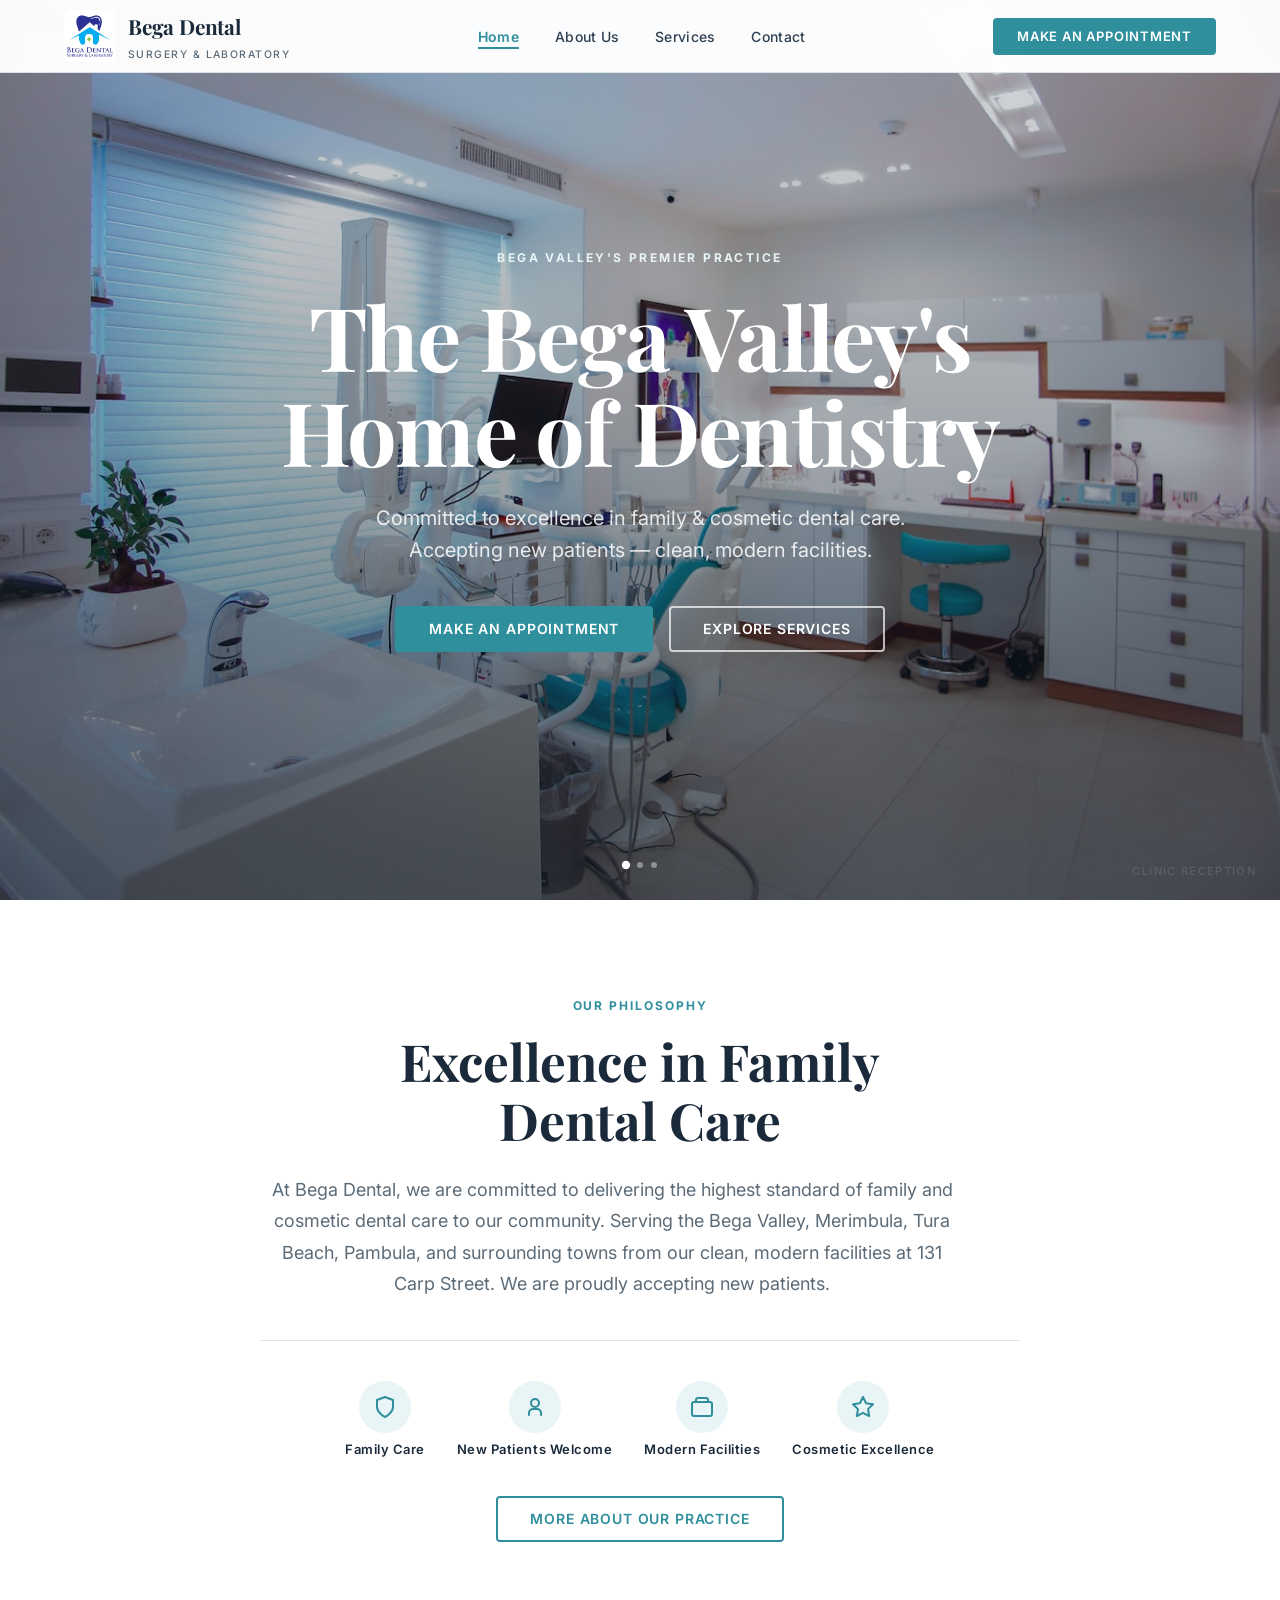
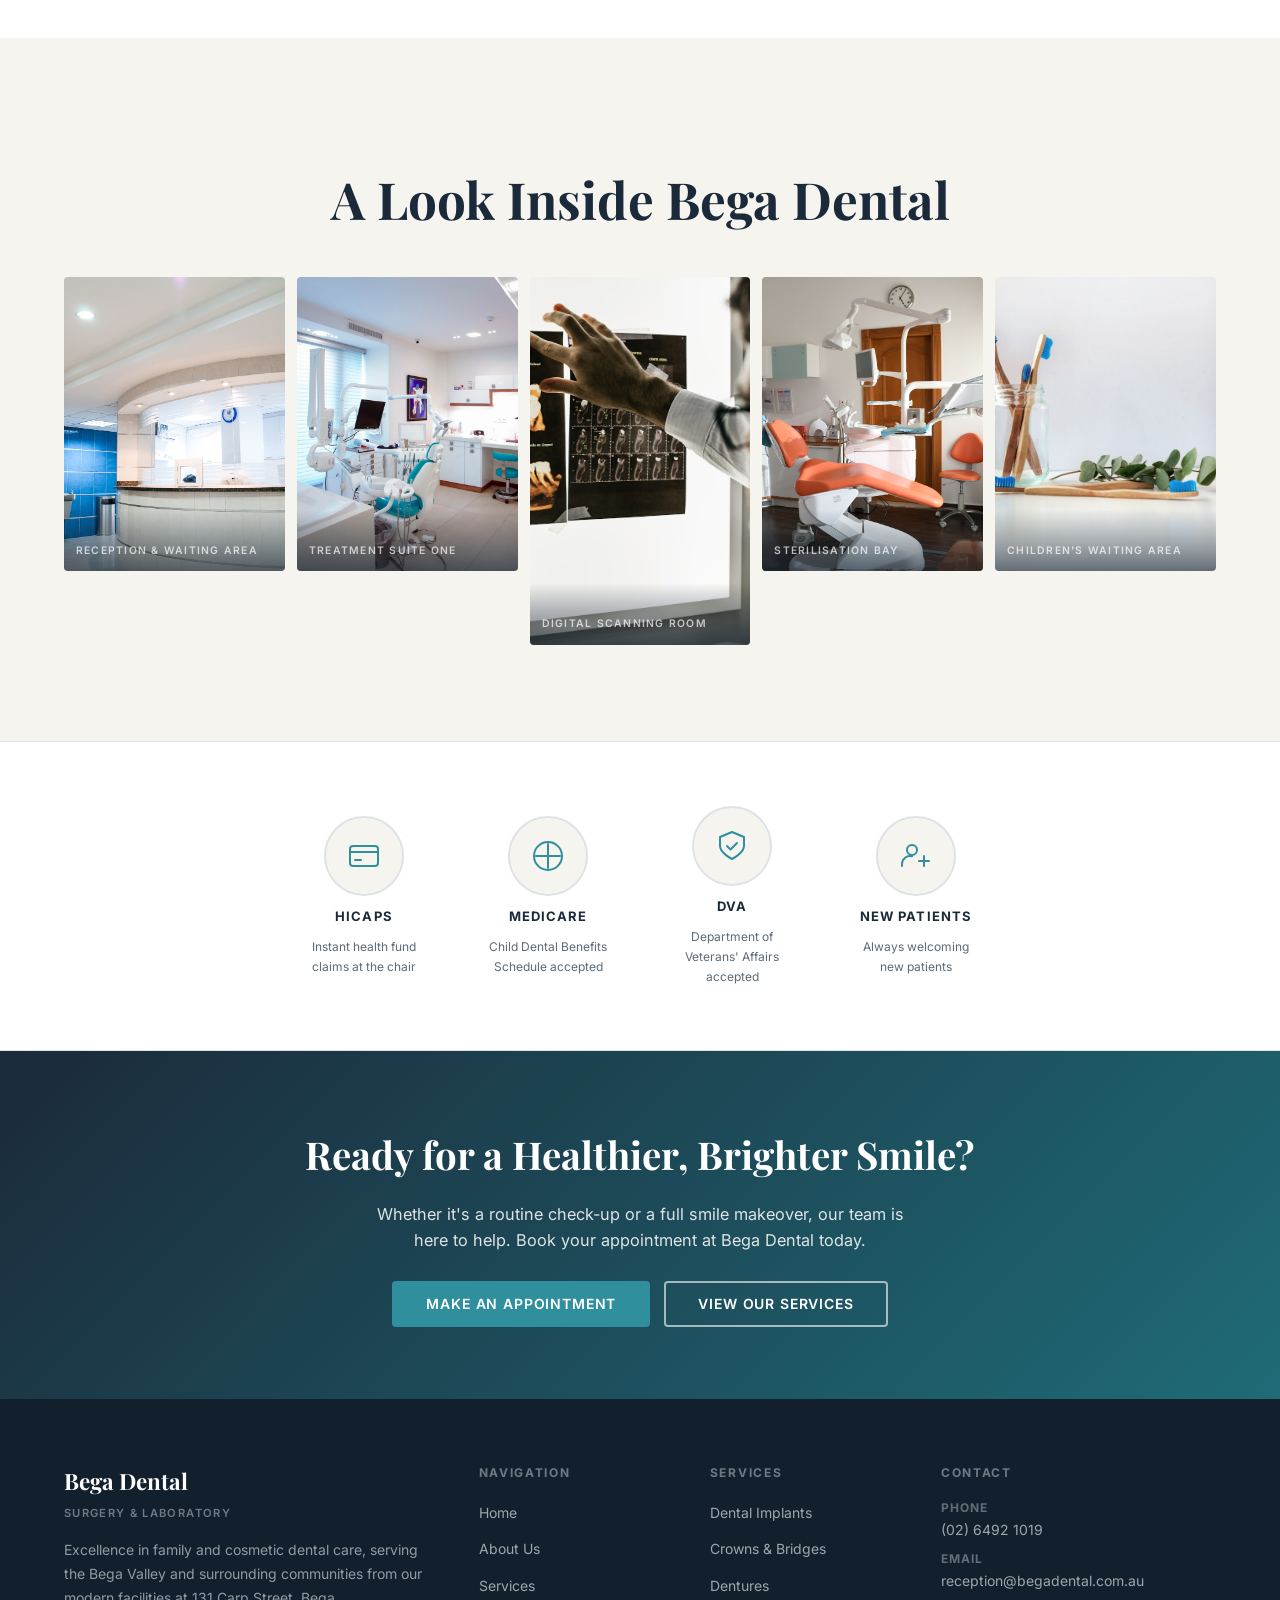
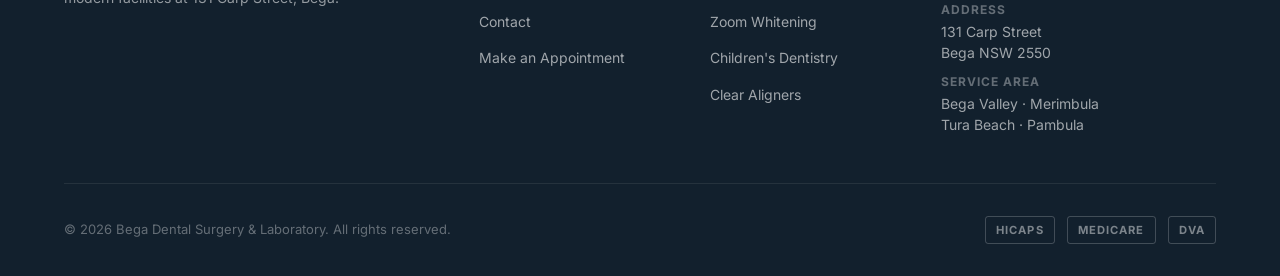
<file: index.html>
<!DOCTYPE html>
<html lang="en">
<head>
  <meta charset="UTF-8">
  <meta name="viewport" content="width=device-width, initial-scale=1.0">
  <title>Bega Dental — Excellence in Family Dental Care</title>
  <meta name="description" content="Bega Dental provides excellence in family and cosmetic dental care in Bega Valley, Merimbula, Tura Beach, and Pambula. Call (02) 6492 1019.">
  <link rel="preconnect" href="https://fonts.googleapis.com">
  <link rel="preconnect" href="https://fonts.gstatic.com" crossorigin>
  <link href="https://fonts.googleapis.com/css2?family=Playfair+Display:wght@400;700&family=Inter:wght@400;500;600;700&display=swap" rel="stylesheet">
  <link rel="stylesheet" href="styles.css">
</head>
<body>

  <a class="skip-link" href="#main">Skip to main content</a>

  <!-- ========================================================
       NAV
       ======================================================== -->
  <nav id="site-nav" aria-label="Main navigation">
    <div class="container">
      <div class="nav-inner">
        <a href="index.html" class="nav-logo" aria-label="Bega Dental — home">
          <img class="nav-logo-img" src="images/logo.jpg" alt="Bega Dental Surgery &amp; Laboratory logo" width="52" height="52">
          <span class="nav-logo-text">
            <span class="nav-logo-name">Bega Dental</span>
            <span class="nav-logo-sub">Surgery &amp; Laboratory</span>
          </span>
        </a>

        <ul class="nav-links" role="list">
          <li><a href="index.html" aria-current="page">Home</a></li>
          <li><a href="about.html">About Us</a></li>
          <li><a href="services.html">Services</a></li>
          <li><a href="contact.html">Contact</a></li>
        </ul>

        <a href="contact.html" class="btn btn-primary nav-cta">Make an Appointment</a>

        <button
          class="nav-hamburger"
          aria-label="Toggle navigation menu"
          aria-expanded="false"
          aria-controls="mobile-menu"
        >
          <span></span>
          <span></span>
          <span></span>
        </button>
      </div>

      <div class="nav-mobile" id="mobile-menu" role="navigation" aria-label="Mobile navigation">
        <a href="index.html" aria-current="page">Home</a>
        <a href="about.html">About Us</a>
        <a href="services.html">Services</a>
        <a href="contact.html">Contact</a>
        <a href="contact.html" class="btn btn-primary" style="margin-top:8px;text-align:center;">Make an Appointment</a>
      </div>
    </div>
  </nav>

  <main id="main">

    <!-- ========================================================
         HERO
         ======================================================== -->
    <section id="hero" aria-label="Hero banner">

      <div class="hero-slides" role="region" aria-label="Hero image carousel">

        <div class="hero-slide active" aria-hidden="false">
          <div class="hero-img" aria-label="Bega Dental clinic reception area">
            <div class="hero-img-caption">Clinic reception</div>
          </div>
        </div>

        <div class="hero-slide" aria-hidden="true">
          <div class="hero-img" aria-label="Bega Dental treatment room">
            <div class="hero-img-caption">Treatment room</div>
          </div>
        </div>

        <div class="hero-slide" aria-hidden="true">
          <div class="hero-img" aria-label="Bega Dental dental suite">
            <div class="hero-img-caption">Dental suite</div>
          </div>
        </div>

      </div>

      <div class="hero-overlay" aria-hidden="true"></div>

      <div class="hero-content">
        <p class="hero-eyebrow">Bega Valley's Premier Practice</p>
        <h1 class="hero-title">The Bega Valley's<br>Home of Dentistry</h1>
        <p class="hero-subtitle">
          Committed to excellence in family &amp; cosmetic dental care.<br>
          Accepting new patients — clean, modern facilities.
        </p>
        <div class="hero-ctas">
          <a href="contact.html" class="btn btn-primary">Make an Appointment</a>
          <a href="services.html" class="btn btn-secondary">Explore Services</a>
        </div>
      </div>

      <div class="hero-indicators" role="tablist" aria-label="Hero slide indicators">
        <button class="hero-dot active" role="tab" aria-selected="true"  aria-label="Slide 1"></button>
        <button class="hero-dot"        role="tab" aria-selected="false" aria-label="Slide 2"></button>
        <button class="hero-dot"        role="tab" aria-selected="false" aria-label="Slide 3"></button>
      </div>

    </section>

    <!-- ========================================================
         ABOUT / MISSION BEAT  (stays on Home)
         ======================================================== -->
    <section id="mission" aria-labelledby="mission-title">
      <div class="container">
        <div class="mission-inner">
          <p class="section-label reveal">Our Philosophy</p>
          <h2 class="section-title reveal" id="mission-title">
            Excellence in Family<br>Dental Care
          </h2>
          <p class="section-body reveal">
            At Bega Dental, we are committed to delivering the highest standard of
            family and cosmetic dental care to our community. Serving the Bega Valley,
            Merimbula, Tura Beach, Pambula, and surrounding towns from our clean,
            modern facilities at 131 Carp Street. We are proudly accepting new patients.
          </p>

          <div class="mission-badges reveal">

            <div class="mission-badge">
              <div class="mission-badge-icon" aria-hidden="true">
                <svg viewBox="0 0 24 24" fill="none" stroke-width="2" stroke-linecap="round" stroke-linejoin="round">
                  <path d="M12 22s8-4 8-10V5l-8-3-8 3v7c0 6 8 10 8 10z"/>
                </svg>
              </div>
              <span class="mission-badge-label">Family Care</span>
            </div>

            <div class="mission-badge">
              <div class="mission-badge-icon" aria-hidden="true">
                <svg viewBox="0 0 24 24" fill="none" stroke-width="2" stroke-linecap="round" stroke-linejoin="round">
                  <circle cx="12" cy="8" r="4"/>
                  <path d="M6 20v-2a4 4 0 0 1 4-4h4a4 4 0 0 1 4 4v2"/>
                </svg>
              </div>
              <span class="mission-badge-label">New Patients Welcome</span>
            </div>

            <div class="mission-badge">
              <div class="mission-badge-icon" aria-hidden="true">
                <svg viewBox="0 0 24 24" fill="none" stroke-width="2" stroke-linecap="round" stroke-linejoin="round">
                  <rect x="2" y="7" width="20" height="14" rx="2" ry="2"/>
                  <path d="M16 3H8a2 2 0 0 0-2 2v2h12V5a2 2 0 0 0-2-2z"/>
                </svg>
              </div>
              <span class="mission-badge-label">Modern Facilities</span>
            </div>

            <div class="mission-badge">
              <div class="mission-badge-icon" aria-hidden="true">
                <svg viewBox="0 0 24 24" fill="none" stroke-width="2" stroke-linecap="round" stroke-linejoin="round">
                  <path d="M12 2l3.09 6.26L22 9.27l-5 4.87 1.18 6.88L12 17.77l-6.18 3.25L7 14.14 2 9.27l6.91-1.01L12 2z"/>
                </svg>
              </div>
              <span class="mission-badge-label">Cosmetic Excellence</span>
            </div>

          </div>

          <div class="reveal" style="margin-top:36px;">
            <a href="about.html" class="btn btn-outline">More About Our Practice</a>
          </div>
        </div>
      </div>
    </section>

    <!-- ========================================================
         GALLERY STRIP — Our Practice (stays on Home)
         ======================================================== -->
    <section id="gallery" aria-labelledby="gallery-title">
      <div class="container">

        <header class="gallery-header">
          <p class="section-label reveal">Our Practice</p>
          <h2 class="section-title reveal" id="gallery-title">A Look Inside Bega Dental</h2>
        </header>

        <div class="gallery-strip reveal">

          <div class="gallery-tile">
            <div class="gallery-tile-bg" aria-hidden="true"></div>
            <div class="gallery-tile-caption">Reception &amp; waiting area</div>
          </div>

          <div class="gallery-tile">
            <div class="gallery-tile-bg" aria-hidden="true"></div>
            <div class="gallery-tile-caption">Treatment suite one</div>
          </div>

          <div class="gallery-tile">
            <div class="gallery-tile-bg" aria-hidden="true"></div>
            <div class="gallery-tile-caption">Digital scanning room</div>
          </div>

          <div class="gallery-tile">
            <div class="gallery-tile-bg" aria-hidden="true"></div>
            <div class="gallery-tile-caption">Sterilisation bay</div>
          </div>

          <div class="gallery-tile">
            <div class="gallery-tile-bg" aria-hidden="true"></div>
            <div class="gallery-tile-caption">Children's waiting area</div>
          </div>

        </div>

      </div>
    </section>

    <!-- ========================================================
         TRUST STRIP
         ======================================================== -->
    <section id="trust" aria-labelledby="trust-title">
      <div class="container">

        <h2 class="sr-only" id="trust-title">Accepted payment schemes and health funds</h2>

        <div class="trust-inner reveal">

          <div class="trust-item">
            <div class="trust-badge-wrap" aria-hidden="true">
              <svg viewBox="0 0 36 36" fill="none" stroke="#2f8f9d" stroke-width="2" stroke-linecap="round" stroke-linejoin="round">
                <rect x="4" y="8" width="28" height="20" rx="3"/>
                <line x1="4" y1="14" x2="32" y2="14"/>
                <line x1="9" y1="22" x2="15" y2="22"/>
              </svg>
            </div>
            <span class="trust-name">HICAPS</span>
            <span class="trust-desc">Instant health fund claims at the chair</span>
          </div>

          <div class="trust-item">
            <div class="trust-badge-wrap" aria-hidden="true">
              <svg viewBox="0 0 36 36" fill="none" stroke="#2f8f9d" stroke-width="2" stroke-linecap="round" stroke-linejoin="round">
                <path d="M18 6v24M6 18h24"/>
                <circle cx="18" cy="18" r="14"/>
              </svg>
            </div>
            <span class="trust-name">Medicare</span>
            <span class="trust-desc">Child Dental Benefits Schedule accepted</span>
          </div>

          <div class="trust-item">
            <div class="trust-badge-wrap" aria-hidden="true">
              <svg viewBox="0 0 36 36" fill="none" stroke="#2f8f9d" stroke-width="2" stroke-linecap="round" stroke-linejoin="round">
                <path d="M18 4l12 5v9c0 7-12 13-12 13S6 25 6 18V9L18 4z"/>
                <polyline points="13 18 16.5 21.5 23 15"/>
              </svg>
            </div>
            <span class="trust-name">DVA</span>
            <span class="trust-desc">Department of Veterans' Affairs accepted</span>
          </div>

          <div class="trust-item">
            <div class="trust-badge-wrap" aria-hidden="true">
              <svg viewBox="0 0 36 36" fill="none" stroke="#2f8f9d" stroke-width="2" stroke-linecap="round" stroke-linejoin="round">
                <circle cx="14" cy="12" r="5"/>
                <path d="M4 28v-2a8 8 0 0 1 10-7.7"/>
                <line x1="26" y1="18" x2="26" y2="28"/>
                <line x1="21" y1="23" x2="31" y2="23"/>
              </svg>
            </div>
            <span class="trust-name">New Patients</span>
            <span class="trust-desc">Always welcoming new patients</span>
          </div>

        </div>

      </div>
    </section>

    <!-- ========================================================
         CTA BAND
         ======================================================== -->
    <section class="cta-band" aria-labelledby="home-cta-title">
      <div class="container">
        <div class="cta-band-inner reveal">
          <h2 id="home-cta-title">Ready for a Healthier, Brighter Smile?</h2>
          <p>
            Whether it's a routine check-up or a full smile makeover, our team is
            here to help. Book your appointment at Bega Dental today.
          </p>
          <div class="cta-band-actions">
            <a href="contact.html" class="btn btn-primary">Make an Appointment</a>
            <a href="services.html" class="btn btn-secondary">View Our Services</a>
          </div>
        </div>
      </div>
    </section>

  </main>

  <!-- ========================================================
       FOOTER
       ======================================================== -->
  <footer id="footer">
    <div class="container">

      <div class="footer-grid">

        <div class="footer-brand">
          <div class="footer-brand-name">Bega Dental</div>
          <div class="footer-brand-sub">Surgery &amp; Laboratory</div>
          <p class="footer-brand-desc">
            Excellence in family and cosmetic dental care,
            serving the Bega Valley and surrounding communities
            from our modern facilities at 131 Carp Street, Bega.
          </p>
        </div>

        <div>
          <h3 class="footer-heading">Navigation</h3>
          <ul class="footer-links" role="list">
            <li><a href="index.html">Home</a></li>
            <li><a href="about.html">About Us</a></li>
            <li><a href="services.html">Services</a></li>
            <li><a href="contact.html">Contact</a></li>
            <li><a href="contact.html">Make an Appointment</a></li>
          </ul>
        </div>

        <div>
          <h3 class="footer-heading">Services</h3>
          <ul class="footer-links" role="list">
            <li><a href="services.html">Dental Implants</a></li>
            <li><a href="services.html">Crowns &amp; Bridges</a></li>
            <li><a href="services.html">Dentures</a></li>
            <li><a href="services.html">Zoom Whitening</a></li>
            <li><a href="services.html">Children's Dentistry</a></li>
            <li><a href="services.html">Clear Aligners</a></li>
          </ul>
        </div>

        <div>
          <h3 class="footer-heading">Contact</h3>
          <div class="footer-contact-items">
            <div class="footer-contact-item">
              <strong>Phone</strong>
              <a href="tel:0264921019">(02) 6492 1019</a>
            </div>
            <div class="footer-contact-item">
              <strong>Email</strong>
              <a href="mailto:reception@begadental.com.au">reception@begadental.com.au</a>
            </div>
            <div class="footer-contact-item">
              <strong>Address</strong>
              131 Carp Street<br>Bega NSW 2550
            </div>
            <div class="footer-contact-item">
              <strong>Service Area</strong>
              Bega Valley · Merimbula<br>Tura Beach · Pambula
            </div>
          </div>
        </div>

      </div>

      <div class="footer-bottom">
        <p class="footer-copy">
          &copy; 2026 Bega Dental Surgery &amp; Laboratory. All rights reserved.
        </p>
        <div class="footer-badges" aria-label="Accepted schemes">
          <span class="footer-badge">HICAPS</span>
          <span class="footer-badge">Medicare</span>
          <span class="footer-badge">DVA</span>
        </div>
      </div>

    </div>
  </footer>

  <style>
    .sr-only {
      position: absolute;
      width: 1px;
      height: 1px;
      padding: 0;
      margin: -1px;
      overflow: hidden;
      clip: rect(0,0,0,0);
      white-space: nowrap;
      border-width: 0;
    }
  </style>

  <script src="main.js"></script>

</body>
</html>
</file>
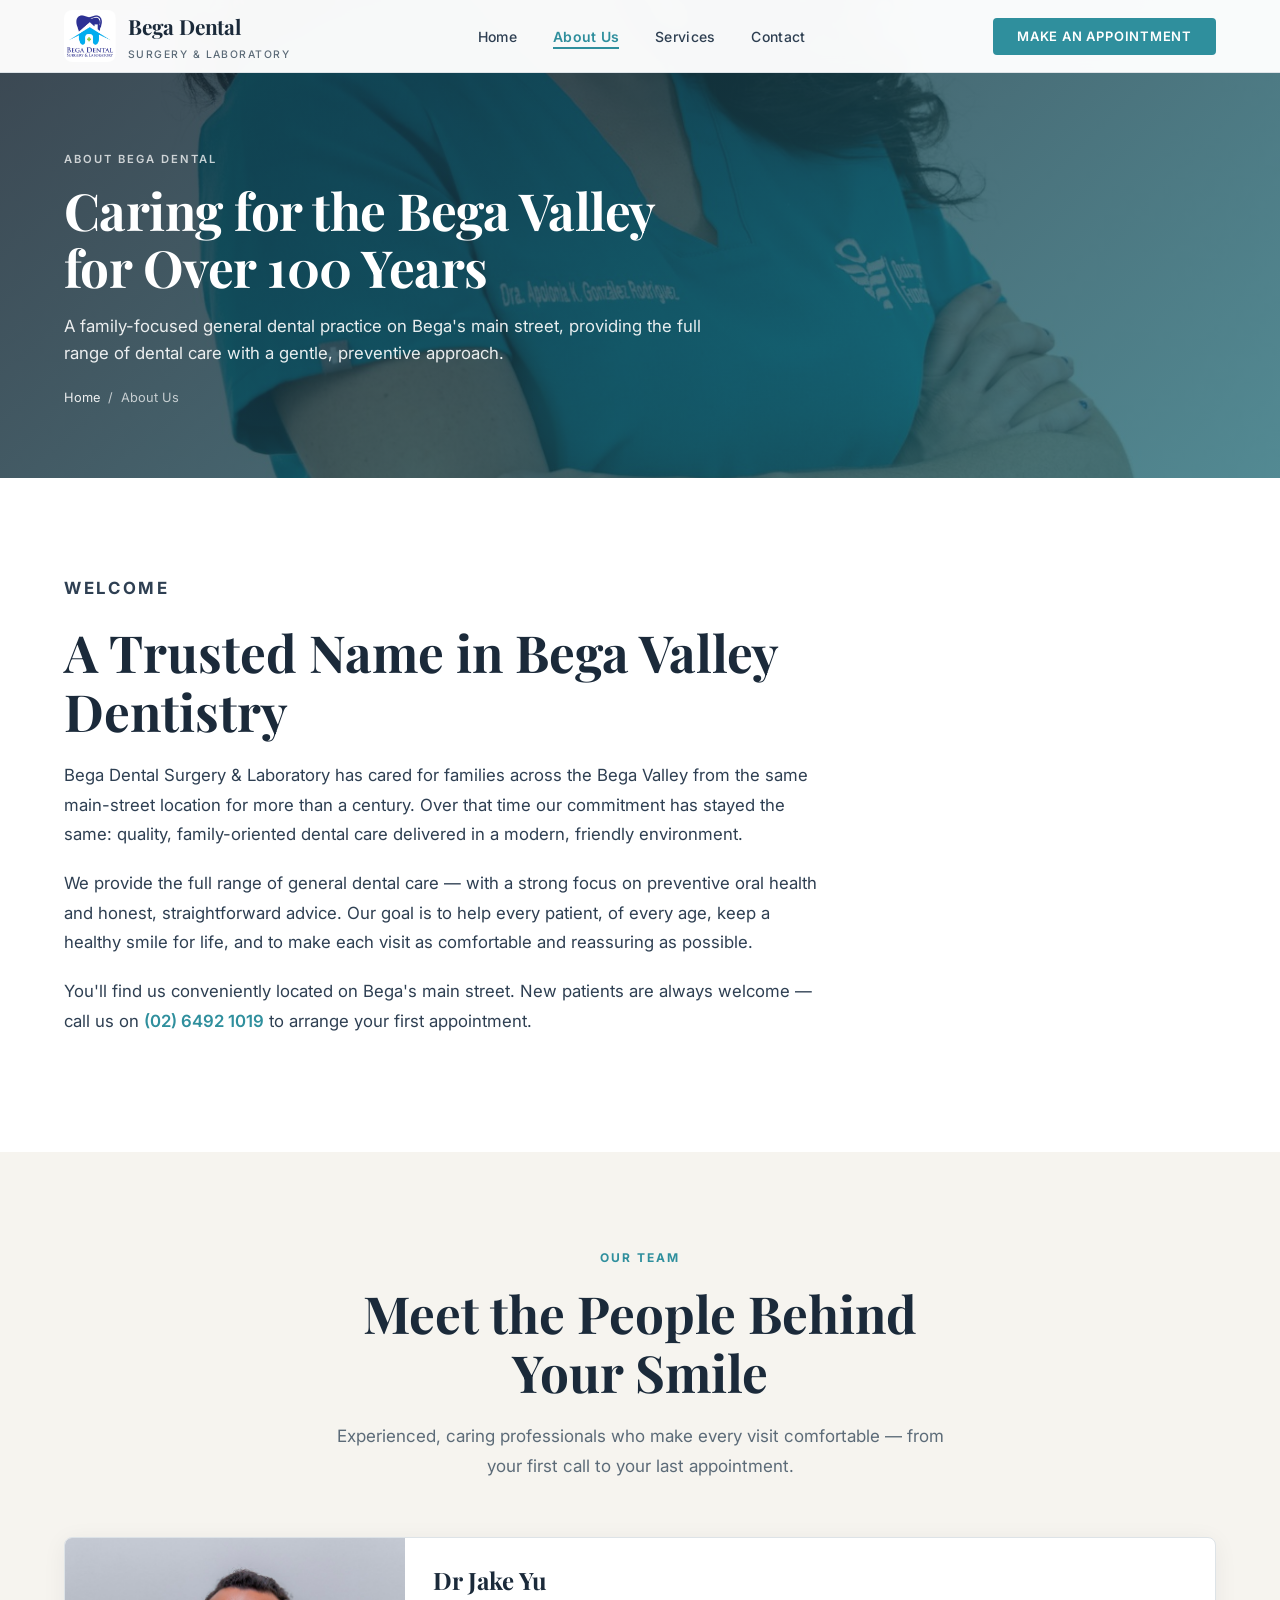
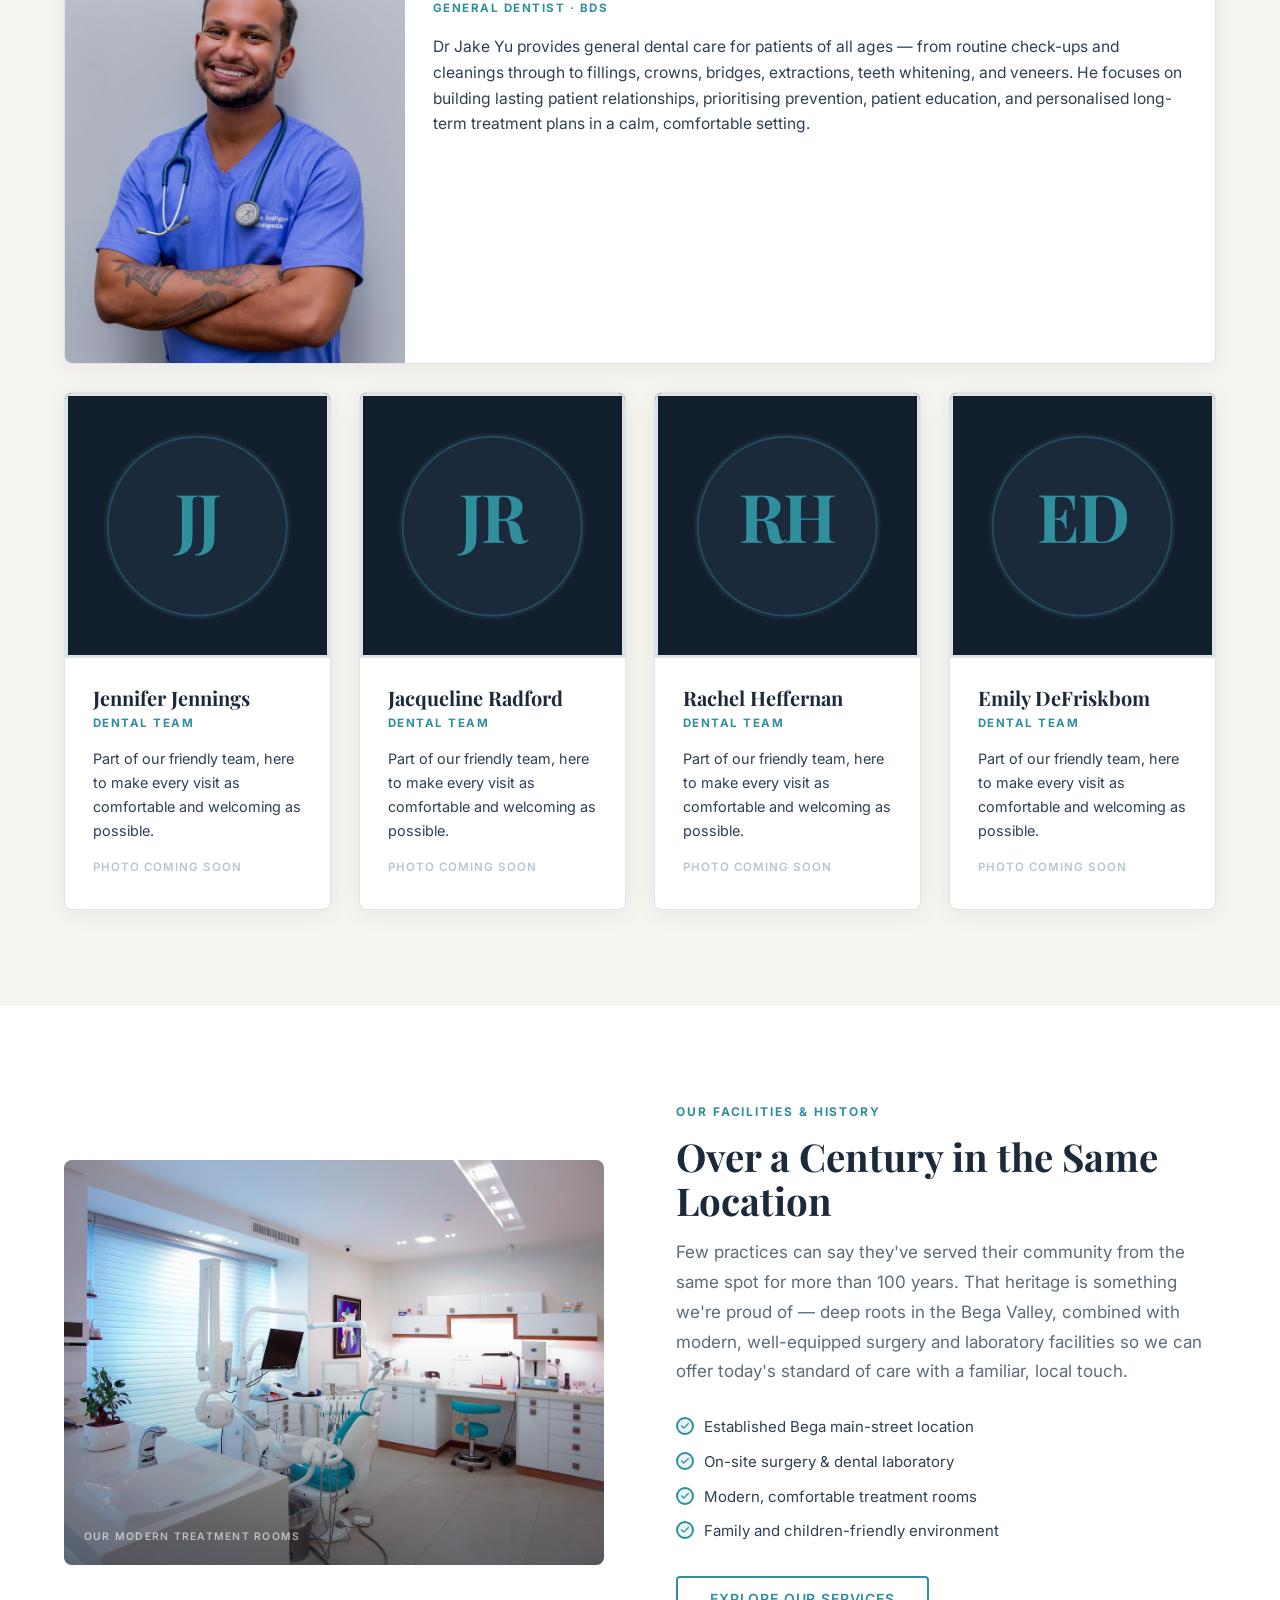
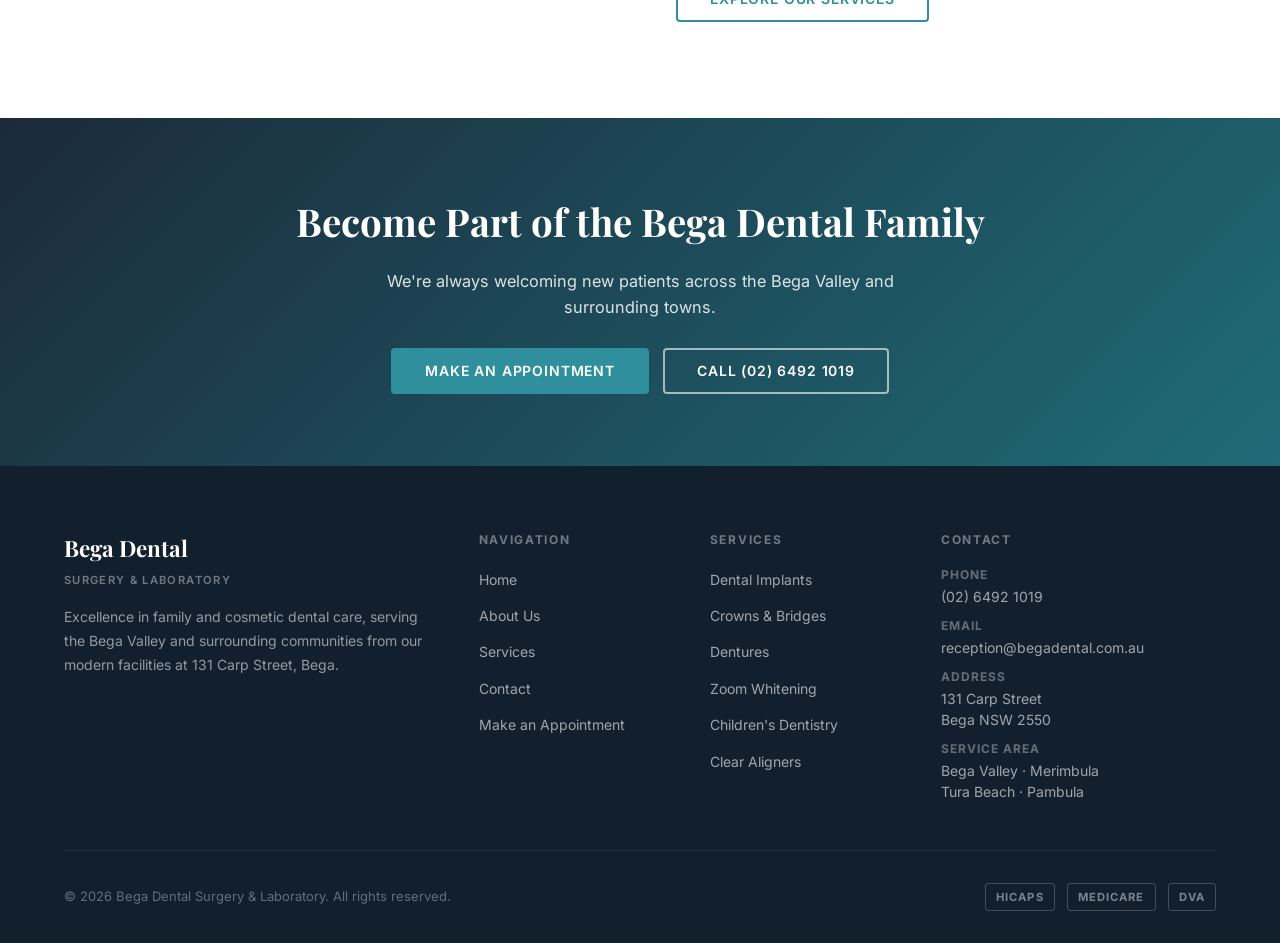
<file: about.html>
<!DOCTYPE html>
<html lang="en">
<head>
  <meta charset="UTF-8">
  <meta name="viewport" content="width=device-width, initial-scale=1.0">
  <title>About Us — Bega Dental Surgery &amp; Laboratory</title>
  <meta name="description" content="Meet the team at Bega Dental. A family-focused general dental practice on Bega's main street, caring for the Bega Valley community for over 100 years.">
  <link rel="preconnect" href="https://fonts.googleapis.com">
  <link rel="preconnect" href="https://fonts.gstatic.com" crossorigin>
  <link href="https://fonts.googleapis.com/css2?family=Playfair+Display:wght@400;700&family=Inter:wght@400;500;600;700&display=swap" rel="stylesheet">
  <link rel="stylesheet" href="styles.css">
</head>
<body>

  <a class="skip-link" href="#main">Skip to main content</a>

  <!-- NAV -->
  <nav id="site-nav" aria-label="Main navigation">
    <div class="container">
      <div class="nav-inner">
        <a href="index.html" class="nav-logo" aria-label="Bega Dental — home">
          <img class="nav-logo-img" src="images/logo.jpg" alt="Bega Dental Surgery &amp; Laboratory logo" width="52" height="52">
          <span class="nav-logo-text">
            <span class="nav-logo-name">Bega Dental</span>
            <span class="nav-logo-sub">Surgery &amp; Laboratory</span>
          </span>
        </a>
        <ul class="nav-links" role="list">
          <li><a href="index.html">Home</a></li>
          <li><a href="about.html" aria-current="page">About Us</a></li>
          <li><a href="services.html">Services</a></li>
          <li><a href="contact.html">Contact</a></li>
        </ul>
        <a href="contact.html" class="btn btn-primary nav-cta">Make an Appointment</a>
        <button class="nav-hamburger" aria-label="Toggle navigation menu" aria-expanded="false" aria-controls="mobile-menu">
          <span></span><span></span><span></span>
        </button>
      </div>
      <div class="nav-mobile" id="mobile-menu" role="navigation" aria-label="Mobile navigation">
        <a href="index.html">Home</a>
        <a href="about.html" aria-current="page">About Us</a>
        <a href="services.html">Services</a>
        <a href="contact.html">Contact</a>
        <a href="contact.html" class="btn btn-primary" style="margin-top:8px;text-align:center;">Make an Appointment</a>
      </div>
    </div>
  </nav>

  <main id="main">

    <!-- PAGE HEADER -->
    <header class="page-header ph-about">
      <div class="container">
        <p class="page-eyebrow">About Bega Dental</p>
        <h1>Caring for the Bega Valley<br>for Over 100 Years</h1>
        <p class="page-lead">
          A family-focused general dental practice on Bega's main street, providing
          the full range of dental care with a gentle, preventive approach.
        </p>
        <p class="page-breadcrumb"><a href="index.html">Home</a> &nbsp;/&nbsp; About Us</p>
      </div>
    </header>

    <!-- WELCOME / PHILOSOPHY -->
    <section class="section-pad" aria-labelledby="about-welcome-title">
      <div class="container">
        <div class="about-prose reveal">
          <p class="section-label">Welcome</p>
          <h2 class="section-title" id="about-welcome-title">A Trusted Name in Bega Valley Dentistry</h2>
          <p>
            Bega Dental Surgery &amp; Laboratory has cared for families across the Bega
            Valley from the same main-street location for more than a century. Over that
            time our commitment has stayed the same: quality, family-oriented dental care
            delivered in a modern, friendly environment.
          </p>
          <p>
            We provide the full range of general dental care — with a strong focus on
            preventive oral health and honest, straightforward advice. Our goal is to help
            every patient, of every age, keep a healthy smile for life, and to make each
            visit as comfortable and reassuring as possible.
          </p>
          <p>
            You'll find us conveniently located on Bega's main street. New patients are
            always welcome — call us on
            <a href="tel:0264921019" style="color:var(--accent);font-weight:600;">(02) 6492 1019</a>
            to arrange your first appointment.
          </p>
        </div>
      </div>
    </section>

    <!-- DENTIST + TEAM -->
    <section class="team-section" aria-labelledby="about-team-title">
      <div class="container">
        <header class="text-center reveal" style="max-width:640px;margin:0 auto 56px;">
          <p class="section-label">Our Team</p>
          <h2 class="section-title" id="about-team-title">Meet the People Behind Your Smile</h2>
          <p class="section-body" style="margin:0 auto;">Experienced, caring professionals who make every visit comfortable — from your first call to your last appointment.</p>
        </header>

        <!-- Individual team cards — 5 members -->
        <div class="team-grid-5 reveal">

          <!-- Dr Jake Yu — real portrait -->
          <article class="team-card-v2 team-card-featured" aria-label="Dr Jake Yu, General Dentist">
            <div class="team-card-v2-portrait">
              <img src="images/img13.jpg" alt="Dr Jake Yu, General Dentist at Bega Dental Surgery" width="400" height="400">
            </div>
            <div class="team-card-v2-body">
              <div class="team-card-v2-name">Dr Jake Yu</div>
              <div class="team-card-v2-role">General Dentist &middot; BDS</div>
              <p class="team-card-v2-desc">
                Dr Jake Yu provides general dental care for patients of all ages — from
                routine check-ups and cleanings through to fillings, crowns, bridges,
                extractions, teeth whitening, and veneers. He focuses on building lasting
                patient relationships, prioritising prevention, patient education, and
                personalised long-term treatment plans in a calm, comfortable setting.
              </p>
            </div>
          </article>

          <!-- Jennifer Jennings — monogram avatar -->
          <article class="team-card-v2" aria-label="Jennifer Jennings, Dental Team">
            <div class="team-card-v2-portrait">
              <div class="team-monogram" aria-hidden="true">
                <svg viewBox="0 0 200 200" xmlns="http://www.w3.org/2000/svg" aria-hidden="true" focusable="false">
                  <circle cx="100" cy="100" r="100" fill="#1b2a3a"/>
                  <circle cx="100" cy="100" r="96" fill="none" stroke="#2f8f9d" stroke-width="2" opacity="0.35"/>
                  <text x="100" y="118" text-anchor="middle" font-family="'Playfair Display', Georgia, serif" font-size="72" font-weight="700" fill="#2f8f9d" letter-spacing="-2">JJ</text>
                </svg>
              </div>
            </div>
            <div class="team-card-v2-body">
              <div class="team-card-v2-name">Jennifer Jennings</div>
              <div class="team-card-v2-role">Dental Team</div>
              <p class="team-card-v2-desc">Part of our friendly team, here to make every visit as comfortable and welcoming as possible.</p>
              <p class="team-card-v2-photo-note" aria-label="Portrait photo coming soon">Photo coming soon</p>
            </div>
          </article>

          <!-- Jacqueline Radford — monogram avatar -->
          <article class="team-card-v2" aria-label="Jacqueline Radford, Dental Team">
            <div class="team-card-v2-portrait">
              <div class="team-monogram" aria-hidden="true">
                <svg viewBox="0 0 200 200" xmlns="http://www.w3.org/2000/svg" aria-hidden="true" focusable="false">
                  <circle cx="100" cy="100" r="100" fill="#1b2a3a"/>
                  <circle cx="100" cy="100" r="96" fill="none" stroke="#2f8f9d" stroke-width="2" opacity="0.35"/>
                  <text x="100" y="118" text-anchor="middle" font-family="'Playfair Display', Georgia, serif" font-size="72" font-weight="700" fill="#2f8f9d" letter-spacing="-2">JR</text>
                </svg>
              </div>
            </div>
            <div class="team-card-v2-body">
              <div class="team-card-v2-name">Jacqueline Radford</div>
              <div class="team-card-v2-role">Dental Team</div>
              <p class="team-card-v2-desc">Part of our friendly team, here to make every visit as comfortable and welcoming as possible.</p>
              <p class="team-card-v2-photo-note" aria-label="Portrait photo coming soon">Photo coming soon</p>
            </div>
          </article>

          <!-- Rachel Heffernan — monogram avatar -->
          <article class="team-card-v2" aria-label="Rachel Heffernan, Dental Team">
            <div class="team-card-v2-portrait">
              <div class="team-monogram" aria-hidden="true">
                <svg viewBox="0 0 200 200" xmlns="http://www.w3.org/2000/svg" aria-hidden="true" focusable="false">
                  <circle cx="100" cy="100" r="100" fill="#1b2a3a"/>
                  <circle cx="100" cy="100" r="96" fill="none" stroke="#2f8f9d" stroke-width="2" opacity="0.35"/>
                  <text x="100" y="118" text-anchor="middle" font-family="'Playfair Display', Georgia, serif" font-size="72" font-weight="700" fill="#2f8f9d" letter-spacing="-2">RH</text>
                </svg>
              </div>
            </div>
            <div class="team-card-v2-body">
              <div class="team-card-v2-name">Rachel Heffernan</div>
              <div class="team-card-v2-role">Dental Team</div>
              <p class="team-card-v2-desc">Part of our friendly team, here to make every visit as comfortable and welcoming as possible.</p>
              <p class="team-card-v2-photo-note" aria-label="Portrait photo coming soon">Photo coming soon</p>
            </div>
          </article>

          <!-- Emily DeFriskbom — monogram avatar -->
          <article class="team-card-v2" aria-label="Emily DeFriskbom, Dental Team">
            <div class="team-card-v2-portrait">
              <div class="team-monogram" aria-hidden="true">
                <svg viewBox="0 0 200 200" xmlns="http://www.w3.org/2000/svg" aria-hidden="true" focusable="false">
                  <circle cx="100" cy="100" r="100" fill="#1b2a3a"/>
                  <circle cx="100" cy="100" r="96" fill="none" stroke="#2f8f9d" stroke-width="2" opacity="0.35"/>
                  <text x="100" y="118" text-anchor="middle" font-family="'Playfair Display', Georgia, serif" font-size="72" font-weight="700" fill="#2f8f9d" letter-spacing="-2">ED</text>
                </svg>
              </div>
            </div>
            <div class="team-card-v2-body">
              <div class="team-card-v2-name">Emily DeFriskbom</div>
              <div class="team-card-v2-role">Dental Team</div>
              <p class="team-card-v2-desc">Part of our friendly team, here to make every visit as comfortable and welcoming as possible.</p>
              <p class="team-card-v2-photo-note" aria-label="Portrait photo coming soon">Photo coming soon</p>
            </div>
          </article>

        </div><!-- /.team-grid-5 -->
      </div>
    </section>

    <!-- FACILITIES & HISTORY -->
    <section class="section-pad" aria-labelledby="about-history-title">
      <div class="container">
        <div class="feature-module reveal">
          <div class="feature-img-wrap">
            <div class="feature-img-placeholder" style="background-image:linear-gradient(to top, rgba(18,32,45,0.5), rgba(18,32,45,0) 55%), url('images/img03.jpg');" aria-label="Modern Bega Dental treatment room">
              <span class="feature-img-caption">Our modern treatment rooms</span>
            </div>
          </div>
          <div class="feature-text">
            <p class="section-label">Our Facilities &amp; History</p>
            <h3 class="section-title">Over a Century in the Same Location</h3>
            <p class="section-body">
              Few practices can say they've served their community from the same spot for
              more than 100 years. That heritage is something we're proud of — deep roots
              in the Bega Valley, combined with modern, well-equipped surgery and laboratory
              facilities so we can offer today's standard of care with a familiar, local touch.
            </p>
            <ul class="feature-list">
              <li>Established Bega main-street location</li>
              <li>On-site surgery &amp; dental laboratory</li>
              <li>Modern, comfortable treatment rooms</li>
              <li>Family and children-friendly environment</li>
            </ul>
            <a href="services.html" class="btn btn-outline">Explore Our Services</a>
          </div>
        </div>
      </div>
    </section>

    <!-- CTA BAND -->
    <section class="cta-band" aria-labelledby="about-cta-title">
      <div class="container">
        <div class="cta-band-inner reveal">
          <h2 id="about-cta-title">Become Part of the Bega Dental Family</h2>
          <p>We're always welcoming new patients across the Bega Valley and surrounding towns.</p>
          <div class="cta-band-actions">
            <a href="contact.html" class="btn btn-primary">Make an Appointment</a>
            <a href="tel:0264921019" class="btn btn-secondary">Call (02) 6492 1019</a>
          </div>
        </div>
      </div>
    </section>

  </main>

  <!-- FOOTER -->
  <footer id="footer">
    <div class="container">
      <div class="footer-grid">
        <div class="footer-brand">
          <div class="footer-brand-name">Bega Dental</div>
          <div class="footer-brand-sub">Surgery &amp; Laboratory</div>
          <p class="footer-brand-desc">
            Excellence in family and cosmetic dental care, serving the Bega Valley and
            surrounding communities from our modern facilities at 131 Carp Street, Bega.
          </p>
        </div>
        <div>
          <h3 class="footer-heading">Navigation</h3>
          <ul class="footer-links" role="list">
            <li><a href="index.html">Home</a></li>
            <li><a href="about.html">About Us</a></li>
            <li><a href="services.html">Services</a></li>
            <li><a href="contact.html">Contact</a></li>
            <li><a href="contact.html">Make an Appointment</a></li>
          </ul>
        </div>
        <div>
          <h3 class="footer-heading">Services</h3>
          <ul class="footer-links" role="list">
            <li><a href="services.html">Dental Implants</a></li>
            <li><a href="services.html">Crowns &amp; Bridges</a></li>
            <li><a href="services.html">Dentures</a></li>
            <li><a href="services.html">Zoom Whitening</a></li>
            <li><a href="services.html">Children's Dentistry</a></li>
            <li><a href="services.html">Clear Aligners</a></li>
          </ul>
        </div>
        <div>
          <h3 class="footer-heading">Contact</h3>
          <div class="footer-contact-items">
            <div class="footer-contact-item">
              <strong>Phone</strong>
              <a href="tel:0264921019">(02) 6492 1019</a>
            </div>
            <div class="footer-contact-item">
              <strong>Email</strong>
              <a href="mailto:reception@begadental.com.au">reception@begadental.com.au</a>
            </div>
            <div class="footer-contact-item">
              <strong>Address</strong>
              131 Carp Street<br>Bega NSW 2550
            </div>
            <div class="footer-contact-item">
              <strong>Service Area</strong>
              Bega Valley · Merimbula<br>Tura Beach · Pambula
            </div>
          </div>
        </div>
      </div>
      <div class="footer-bottom">
        <p class="footer-copy">&copy; 2026 Bega Dental Surgery &amp; Laboratory. All rights reserved.</p>
        <div class="footer-badges" aria-label="Accepted schemes">
          <span class="footer-badge">HICAPS</span>
          <span class="footer-badge">Medicare</span>
          <span class="footer-badge">DVA</span>
        </div>
      </div>
    </div>
  </footer>

  <style>
    .sr-only { position:absolute; width:1px; height:1px; padding:0; margin:-1px; overflow:hidden; clip:rect(0,0,0,0); white-space:nowrap; border-width:0; }
  </style>

  <script src="main.js"></script>
</body>
</html>
</file>
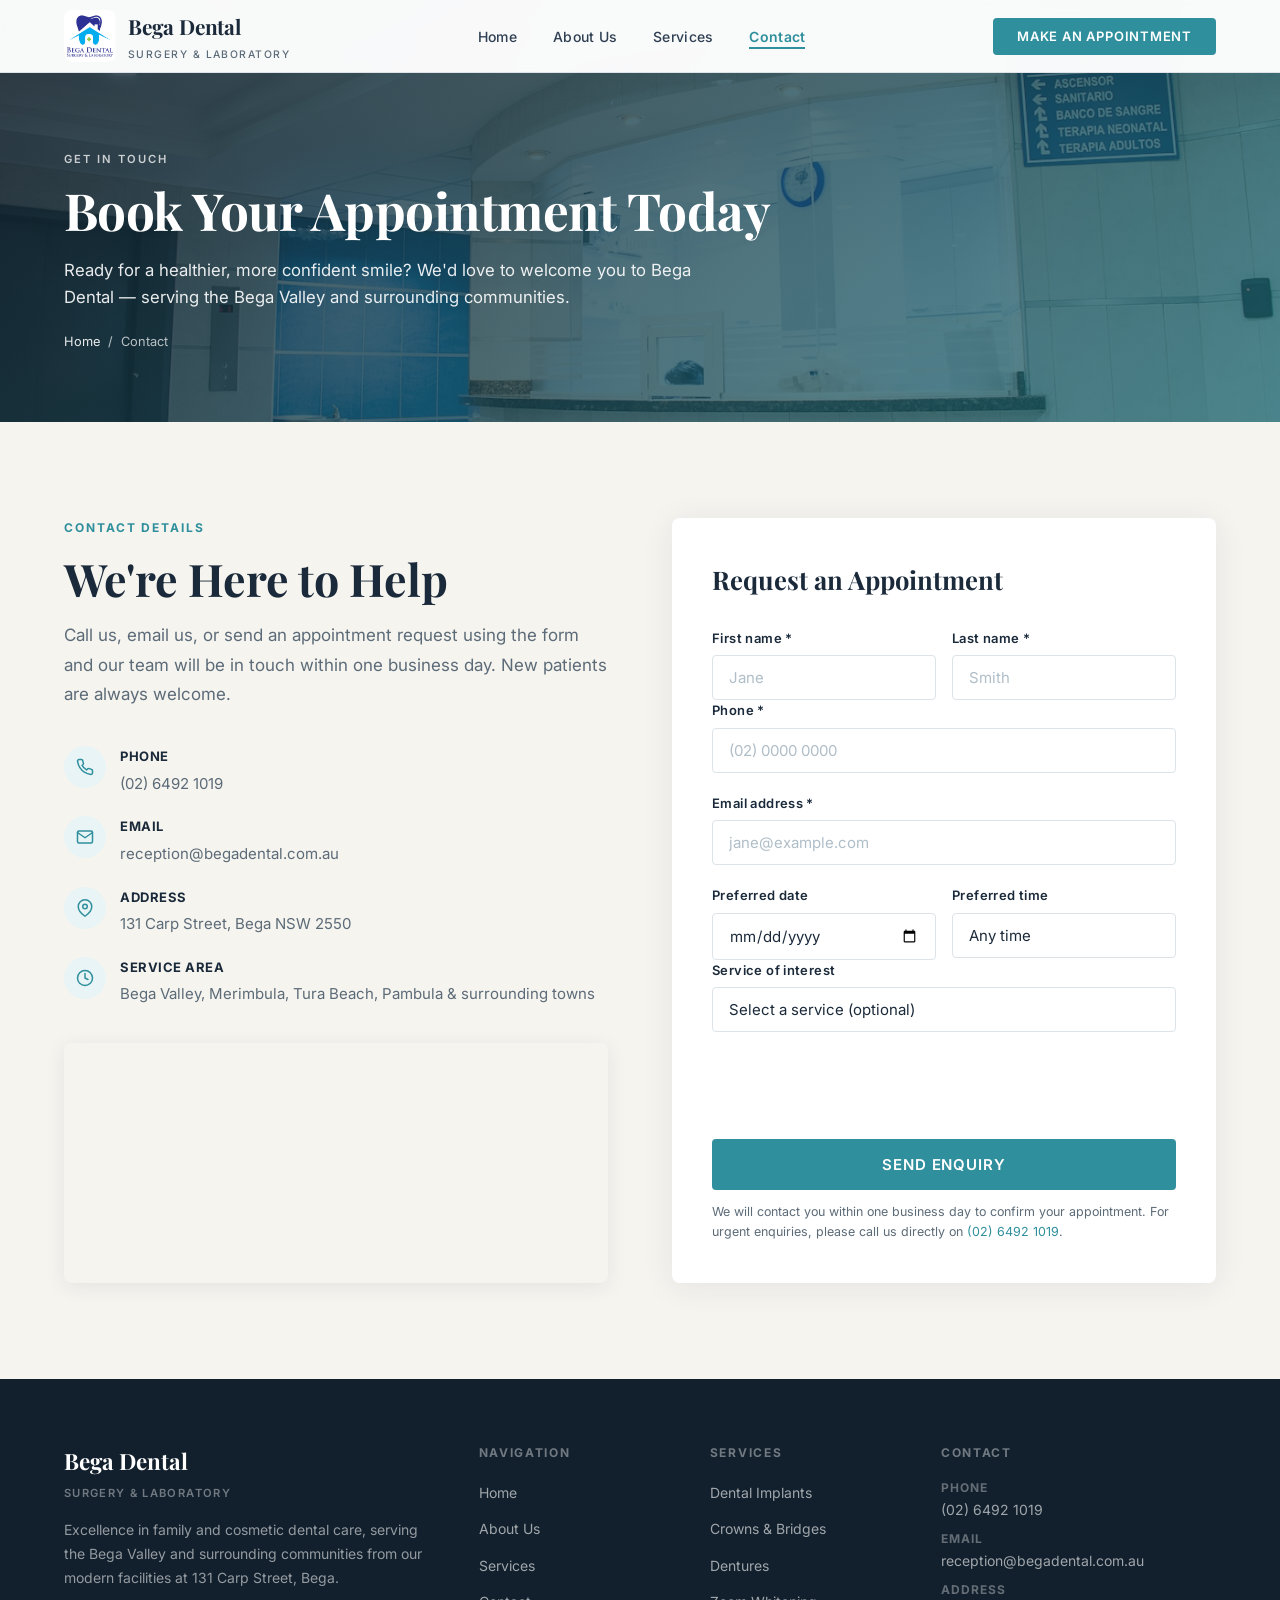
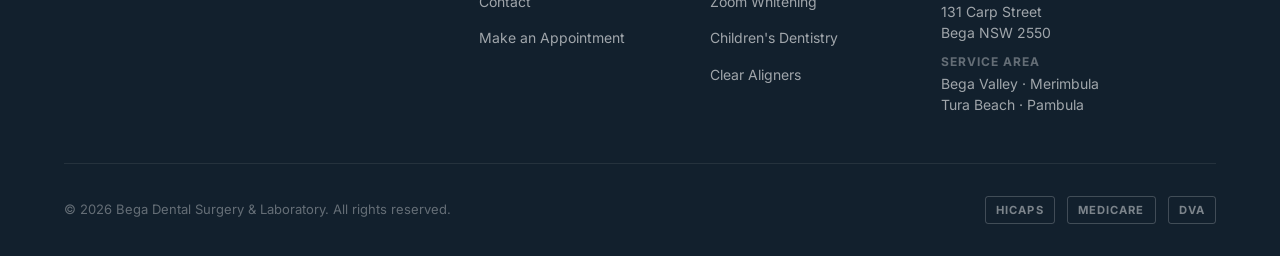
<file: contact.html>
<!DOCTYPE html>
<html lang="en">
<head>
  <meta charset="UTF-8">
  <meta name="viewport" content="width=device-width, initial-scale=1.0">
  <title>Contact &amp; Appointments — Bega Dental Surgery &amp; Laboratory</title>
  <meta name="description" content="Contact Bega Dental at 131 Carp Street, Bega NSW 2550. Call (02) 6492 1019 or request an appointment online. Serving Bega Valley, Merimbula, Tura Beach and Pambula.">
  <link rel="preconnect" href="https://fonts.googleapis.com">
  <link rel="preconnect" href="https://fonts.gstatic.com" crossorigin>
  <link href="https://fonts.googleapis.com/css2?family=Playfair+Display:wght@400;700&family=Inter:wght@400;500;600;700&display=swap" rel="stylesheet">
  <link rel="stylesheet" href="styles.css">
</head>
<body>

  <a class="skip-link" href="#main">Skip to main content</a>

  <!-- NAV -->
  <nav id="site-nav" aria-label="Main navigation">
    <div class="container">
      <div class="nav-inner">
        <a href="index.html" class="nav-logo" aria-label="Bega Dental — home">
          <img class="nav-logo-img" src="images/logo.jpg" alt="Bega Dental Surgery &amp; Laboratory logo" width="52" height="52">
          <span class="nav-logo-text">
            <span class="nav-logo-name">Bega Dental</span>
            <span class="nav-logo-sub">Surgery &amp; Laboratory</span>
          </span>
        </a>
        <ul class="nav-links" role="list">
          <li><a href="index.html">Home</a></li>
          <li><a href="about.html">About Us</a></li>
          <li><a href="services.html">Services</a></li>
          <li><a href="contact.html" aria-current="page">Contact</a></li>
        </ul>
        <a href="contact.html" class="btn btn-primary nav-cta">Make an Appointment</a>
        <button class="nav-hamburger" aria-label="Toggle navigation menu" aria-expanded="false" aria-controls="mobile-menu">
          <span></span><span></span><span></span>
        </button>
      </div>
      <div class="nav-mobile" id="mobile-menu" role="navigation" aria-label="Mobile navigation">
        <a href="index.html">Home</a>
        <a href="about.html">About Us</a>
        <a href="services.html">Services</a>
        <a href="contact.html" aria-current="page">Contact</a>
        <a href="contact.html" class="btn btn-primary" style="margin-top:8px;text-align:center;">Make an Appointment</a>
      </div>
    </div>
  </nav>

  <main id="main">

    <!-- PAGE HEADER -->
    <header class="page-header ph-contact">
      <div class="container">
        <p class="page-eyebrow">Get in Touch</p>
        <h1>Book Your Appointment Today</h1>
        <p class="page-lead">
          Ready for a healthier, more confident smile? We'd love to welcome you to
          Bega Dental — serving the Bega Valley and surrounding communities.
        </p>
        <p class="page-breadcrumb"><a href="index.html">Home</a> &nbsp;/&nbsp; Contact</p>
      </div>
    </header>

    <!-- CONTACT / APPOINTMENT -->
    <section id="contact" aria-labelledby="contact-title">
      <div class="container">

        <div class="contact-grid">

          <!-- Left: info + map -->
          <div class="contact-info reveal">
            <p class="section-label">Contact Details</p>
            <h2 class="section-title" id="contact-title">We're Here to Help</h2>
            <p class="section-body">
              Call us, email us, or send an appointment request using the form and our
              team will be in touch within one business day. New patients are always welcome.
            </p>

            <div class="contact-details">

              <div class="contact-detail">
                <div class="contact-detail-icon" aria-hidden="true">
                  <svg viewBox="0 0 24 24" fill="none" stroke-width="2" stroke-linecap="round" stroke-linejoin="round">
                    <path d="M22 16.92v3a2 2 0 0 1-2.18 2 19.79 19.79 0 0 1-8.63-3.07 19.5 19.5 0 0 1-6-6 19.79 19.79 0 0 1-3.07-8.67A2 2 0 0 1 4.11 2h3a2 2 0 0 1 2 1.72 12.84 12.84 0 0 0 .7 2.81 2 2 0 0 1-.45 2.11L8.09 9.91a16 16 0 0 0 6 6l1.27-1.27a2 2 0 0 1 2.11-.45 12.84 12.84 0 0 0 2.81.7A2 2 0 0 1 22 16.92z"/>
                  </svg>
                </div>
                <div class="contact-detail-text">
                  <strong>Phone</strong>
                  <a href="tel:0264921019">(02) 6492 1019</a>
                </div>
              </div>

              <div class="contact-detail">
                <div class="contact-detail-icon" aria-hidden="true">
                  <svg viewBox="0 0 24 24" fill="none" stroke-width="2" stroke-linecap="round" stroke-linejoin="round">
                    <path d="M4 4h16c1.1 0 2 .9 2 2v12c0 1.1-.9 2-2 2H4c-1.1 0-2-.9-2-2V6c0-1.1.9-2 2-2z"/>
                    <polyline points="22,6 12,13 2,6"/>
                  </svg>
                </div>
                <div class="contact-detail-text">
                  <strong>Email</strong>
                  <a href="mailto:reception@begadental.com.au">reception@begadental.com.au</a>
                </div>
              </div>

              <div class="contact-detail">
                <div class="contact-detail-icon" aria-hidden="true">
                  <svg viewBox="0 0 24 24" fill="none" stroke-width="2" stroke-linecap="round" stroke-linejoin="round">
                    <path d="M21 10c0 7-9 13-9 13s-9-6-9-13a9 9 0 0 1 18 0z"/>
                    <circle cx="12" cy="10" r="3"/>
                  </svg>
                </div>
                <div class="contact-detail-text">
                  <strong>Address</strong>
                  <span>131 Carp Street, Bega NSW 2550</span>
                </div>
              </div>

              <div class="contact-detail">
                <div class="contact-detail-icon" aria-hidden="true">
                  <svg viewBox="0 0 24 24" fill="none" stroke-width="2" stroke-linecap="round" stroke-linejoin="round">
                    <circle cx="12" cy="12" r="10"/>
                    <polyline points="12 6 12 12 16 14"/>
                  </svg>
                </div>
                <div class="contact-detail-text">
                  <strong>Service Area</strong>
                  <span>Bega Valley, Merimbula, Tura Beach, Pambula &amp; surrounding towns</span>
                </div>
              </div>

            </div>

            <div class="map-embed">
              <iframe
                title="Map showing Bega Dental at 131 Carp Street, Bega NSW 2550"
                src="https://maps.google.com/maps?q=131%20Carp%20Street%2C%20Bega%20NSW%202550&z=15&output=embed"
                loading="lazy"
                referrerpolicy="no-referrer-when-downgrade"
                allowfullscreen></iframe>
            </div>
          </div>

          <!-- Right: appointment form -->
          <div class="appt-form-wrap reveal reveal-delay-2">
            <div class="appt-form" role="region" aria-label="Appointment enquiry form">
              <h3 class="appt-form-title">Request an Appointment</h3>

              <form id="appt-form" novalidate>

                <div class="form-row">
                  <div class="form-group">
                    <label for="f-first">First name <span aria-hidden="true">*</span></label>
                    <input type="text" id="f-first" name="first_name" placeholder="Jane" required autocomplete="given-name">
                  </div>
                  <div class="form-group">
                    <label for="f-last">Last name <span aria-hidden="true">*</span></label>
                    <input type="text" id="f-last" name="last_name" placeholder="Smith" required autocomplete="family-name">
                  </div>
                </div>

                <div class="form-group">
                  <label for="f-phone">Phone <span aria-hidden="true">*</span></label>
                  <input type="tel" id="f-phone" name="phone" placeholder="(02) 0000 0000" required autocomplete="tel">
                </div>

                <div class="form-group">
                  <label for="f-email">Email address <span aria-hidden="true">*</span></label>
                  <input type="email" id="f-email" name="email" placeholder="jane@example.com" required autocomplete="email">
                </div>

                <div class="form-row">
                  <div class="form-group">
                    <label for="f-date">Preferred date</label>
                    <input type="date" id="f-date" name="preferred_date">
                  </div>
                  <div class="form-group">
                    <label for="f-time">Preferred time</label>
                    <select id="f-time" name="preferred_time">
                      <option value="">Any time</option>
                      <option value="morning">Morning (8am–12pm)</option>
                      <option value="afternoon">Afternoon (12pm–5pm)</option>
                    </select>
                  </div>
                </div>

                <div class="form-group">
                  <label for="f-service">Service of interest</label>
                  <select id="f-service" name="service">
                    <option value="">Select a service (optional)</option>
                    <option>General Check-up &amp; Clean</option>
                    <option>Dental Implants</option>
                    <option>Crowns &amp; Bridges</option>
                    <option>Dentures</option>
                    <option>Philips Zoom Whitening</option>
                    <option>Children's Dentistry</option>
                    <option>Clear Aligners</option>
                    <option>Trios 3D Scanning</option>
                    <option>Other</option>
                  </select>
                </div>

                <button type="submit" class="btn btn-primary form-submit">
                  Send Enquiry
                </button>

                <p class="form-note">
                  We will contact you within one business day to confirm your appointment.
                  For urgent enquiries, please call us directly on
                  <a href="tel:0264921019" style="color:var(--accent);">(02) 6492 1019</a>.
                </p>

              </form>

              <div class="form-success" id="form-success" aria-live="polite">
                <svg viewBox="0 0 24 24" fill="none" stroke-width="2" stroke-linecap="round" stroke-linejoin="round" aria-hidden="true">
                  <path d="M22 11.08V12a10 10 0 1 1-5.93-9.14"/>
                  <polyline points="22 4 12 14.01 9 11.01"/>
                </svg>
                <h3>Enquiry Received</h3>
                <p>Thank you — we'll be in touch within one business day to confirm your appointment.</p>
              </div>

            </div>
          </div>

        </div>

      </div>
    </section>

  </main>

  <!-- FOOTER -->
  <footer id="footer">
    <div class="container">
      <div class="footer-grid">
        <div class="footer-brand">
          <div class="footer-brand-name">Bega Dental</div>
          <div class="footer-brand-sub">Surgery &amp; Laboratory</div>
          <p class="footer-brand-desc">
            Excellence in family and cosmetic dental care, serving the Bega Valley and
            surrounding communities from our modern facilities at 131 Carp Street, Bega.
          </p>
        </div>
        <div>
          <h3 class="footer-heading">Navigation</h3>
          <ul class="footer-links" role="list">
            <li><a href="index.html">Home</a></li>
            <li><a href="about.html">About Us</a></li>
            <li><a href="services.html">Services</a></li>
            <li><a href="contact.html">Contact</a></li>
            <li><a href="contact.html">Make an Appointment</a></li>
          </ul>
        </div>
        <div>
          <h3 class="footer-heading">Services</h3>
          <ul class="footer-links" role="list">
            <li><a href="services.html">Dental Implants</a></li>
            <li><a href="services.html">Crowns &amp; Bridges</a></li>
            <li><a href="services.html">Dentures</a></li>
            <li><a href="services.html">Zoom Whitening</a></li>
            <li><a href="services.html">Children's Dentistry</a></li>
            <li><a href="services.html">Clear Aligners</a></li>
          </ul>
        </div>
        <div>
          <h3 class="footer-heading">Contact</h3>
          <div class="footer-contact-items">
            <div class="footer-contact-item">
              <strong>Phone</strong>
              <a href="tel:0264921019">(02) 6492 1019</a>
            </div>
            <div class="footer-contact-item">
              <strong>Email</strong>
              <a href="mailto:reception@begadental.com.au">reception@begadental.com.au</a>
            </div>
            <div class="footer-contact-item">
              <strong>Address</strong>
              131 Carp Street<br>Bega NSW 2550
            </div>
            <div class="footer-contact-item">
              <strong>Service Area</strong>
              Bega Valley · Merimbula<br>Tura Beach · Pambula
            </div>
          </div>
        </div>
      </div>
      <div class="footer-bottom">
        <p class="footer-copy">&copy; 2026 Bega Dental Surgery &amp; Laboratory. All rights reserved.</p>
        <div class="footer-badges" aria-label="Accepted schemes">
          <span class="footer-badge">HICAPS</span>
          <span class="footer-badge">Medicare</span>
          <span class="footer-badge">DVA</span>
        </div>
      </div>
    </div>
  </footer>

  <style>
    .sr-only { position:absolute; width:1px; height:1px; padding:0; margin:-1px; overflow:hidden; clip:rect(0,0,0,0); white-space:nowrap; border-width:0; }
  </style>

  <script src="main.js"></script>
</body>
</html>
</file>
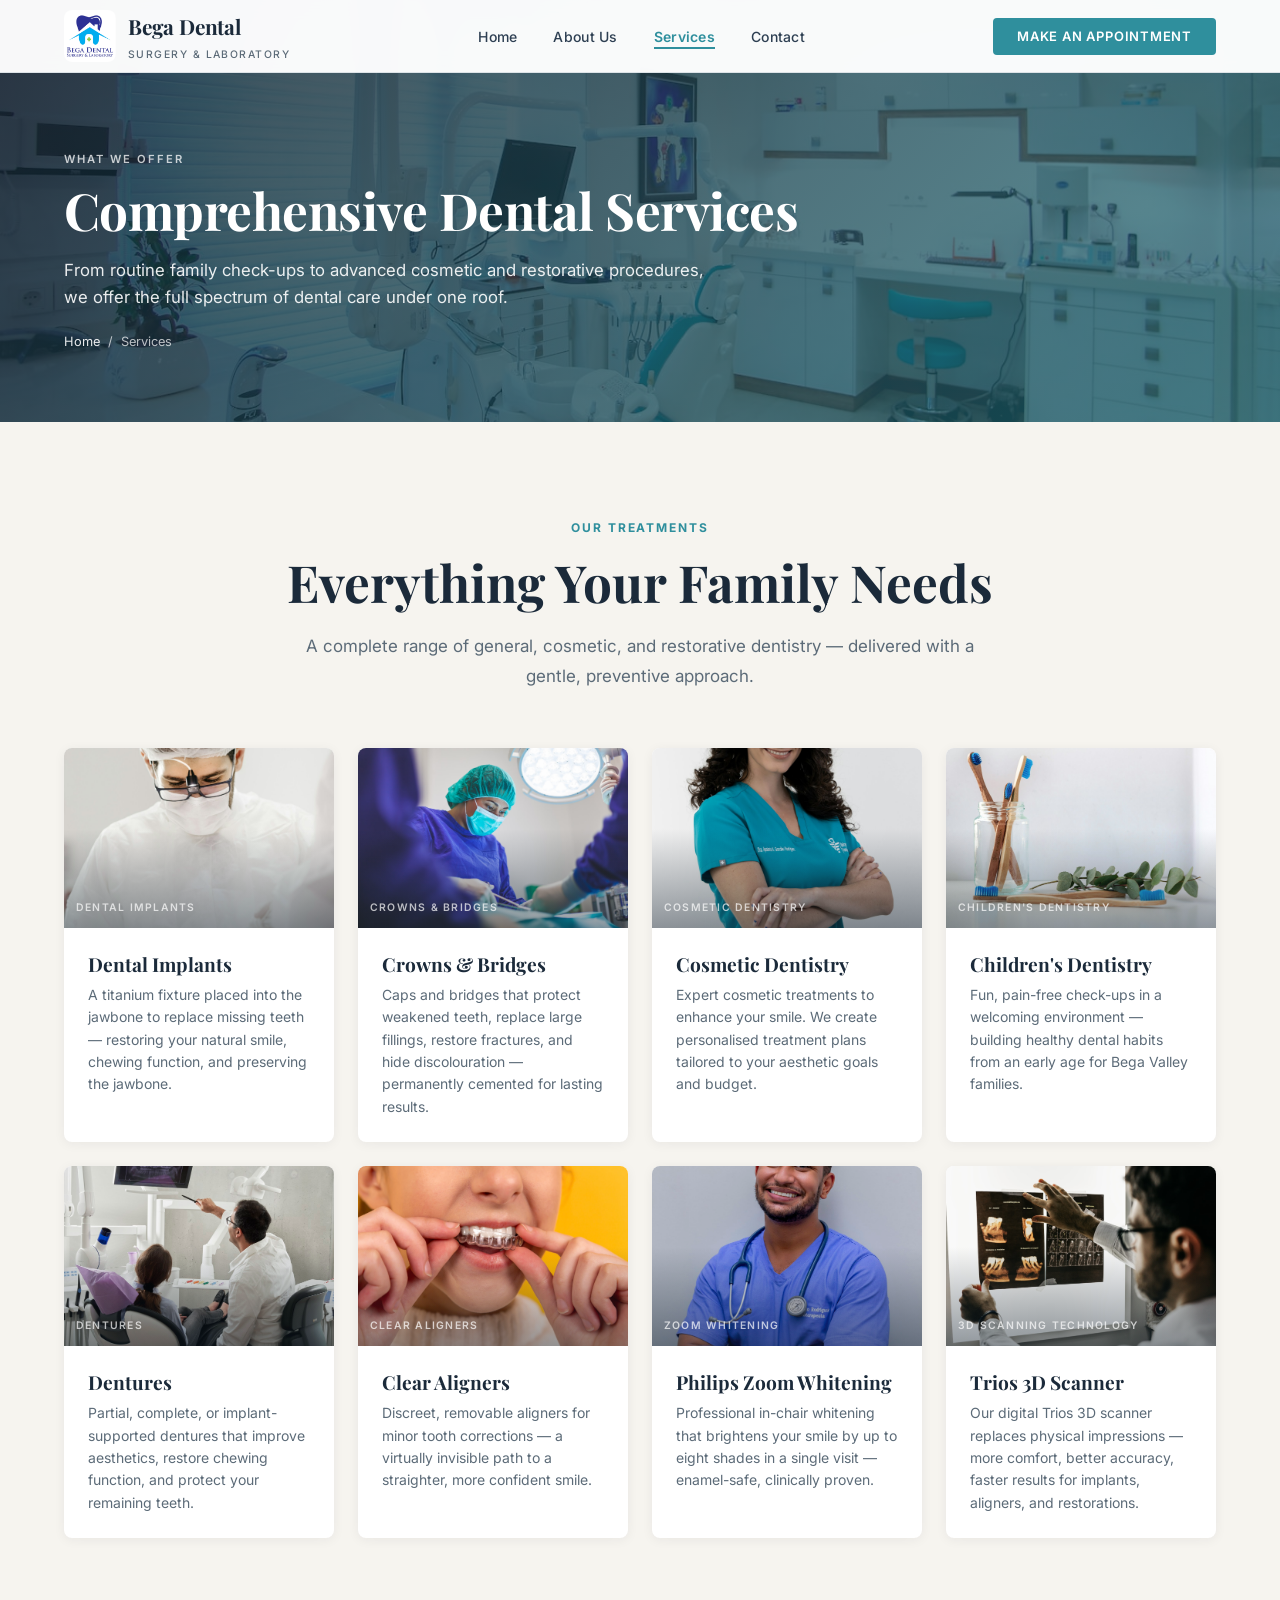
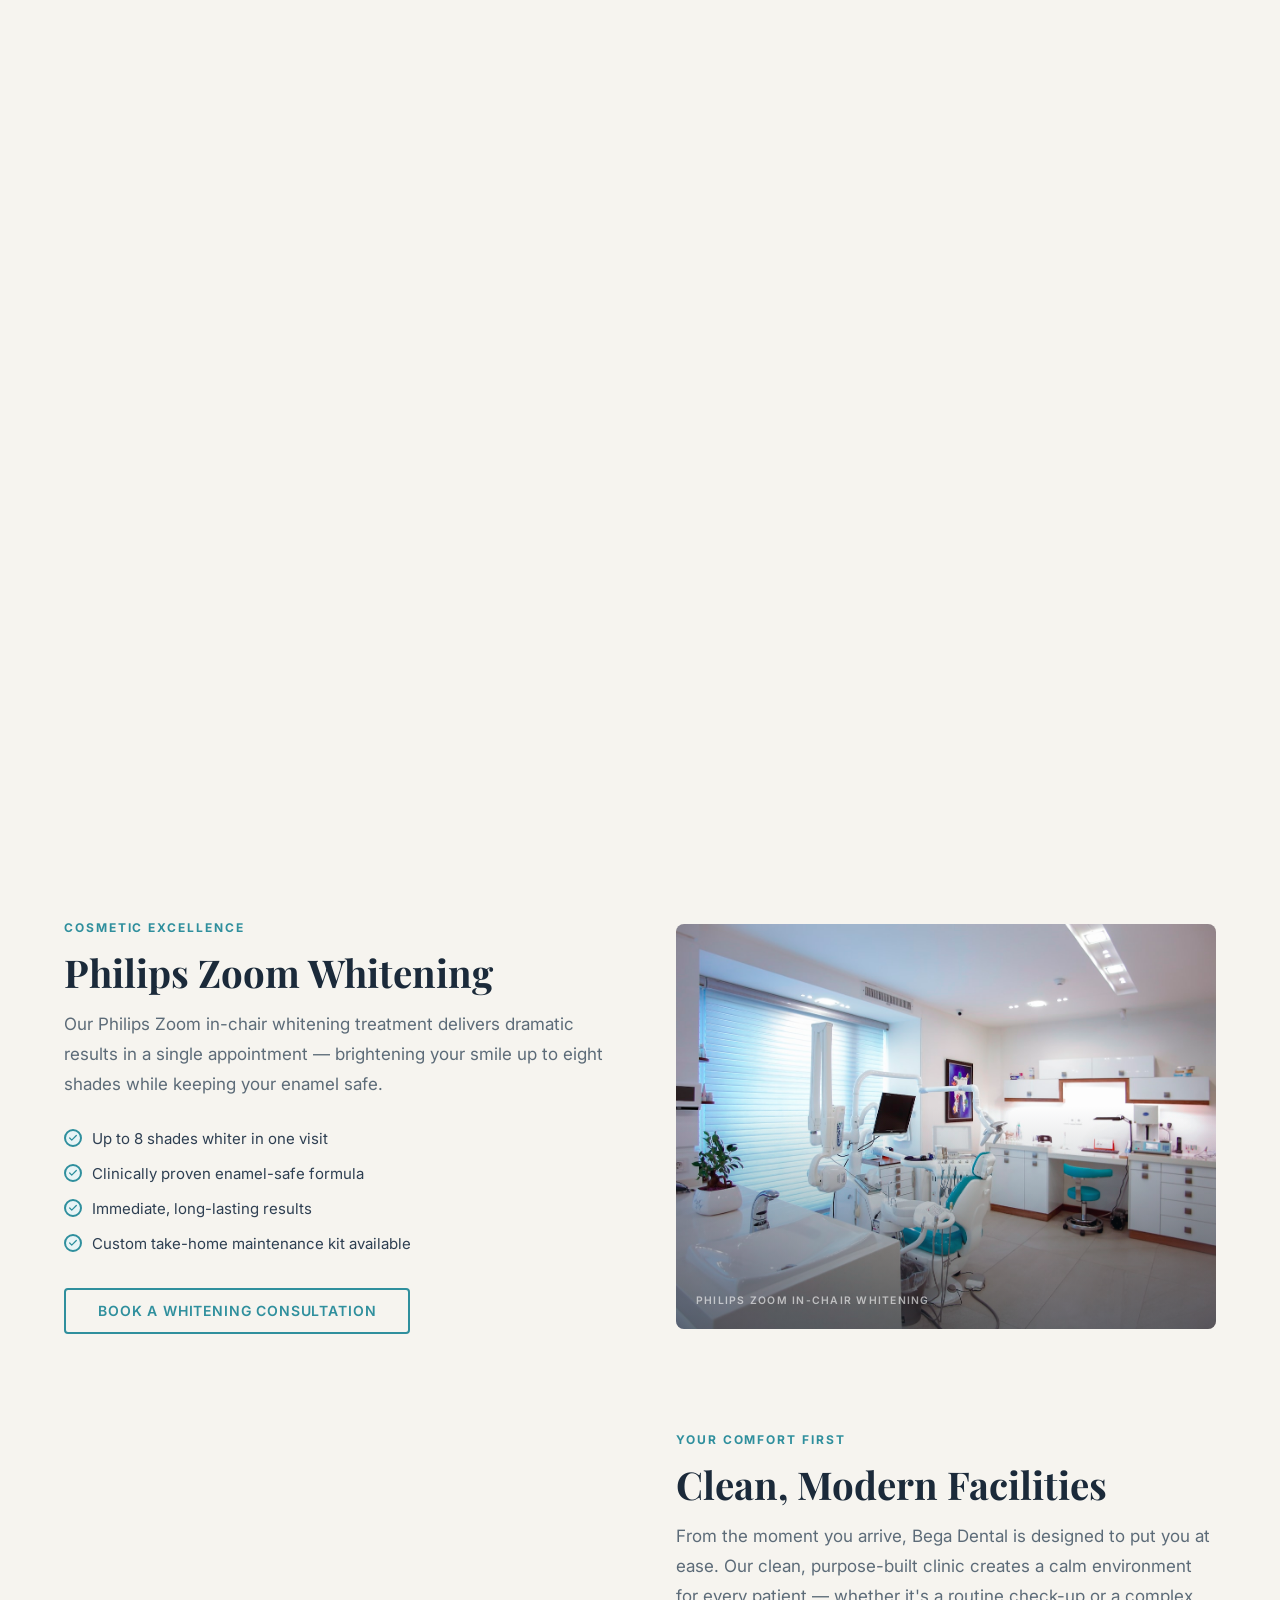
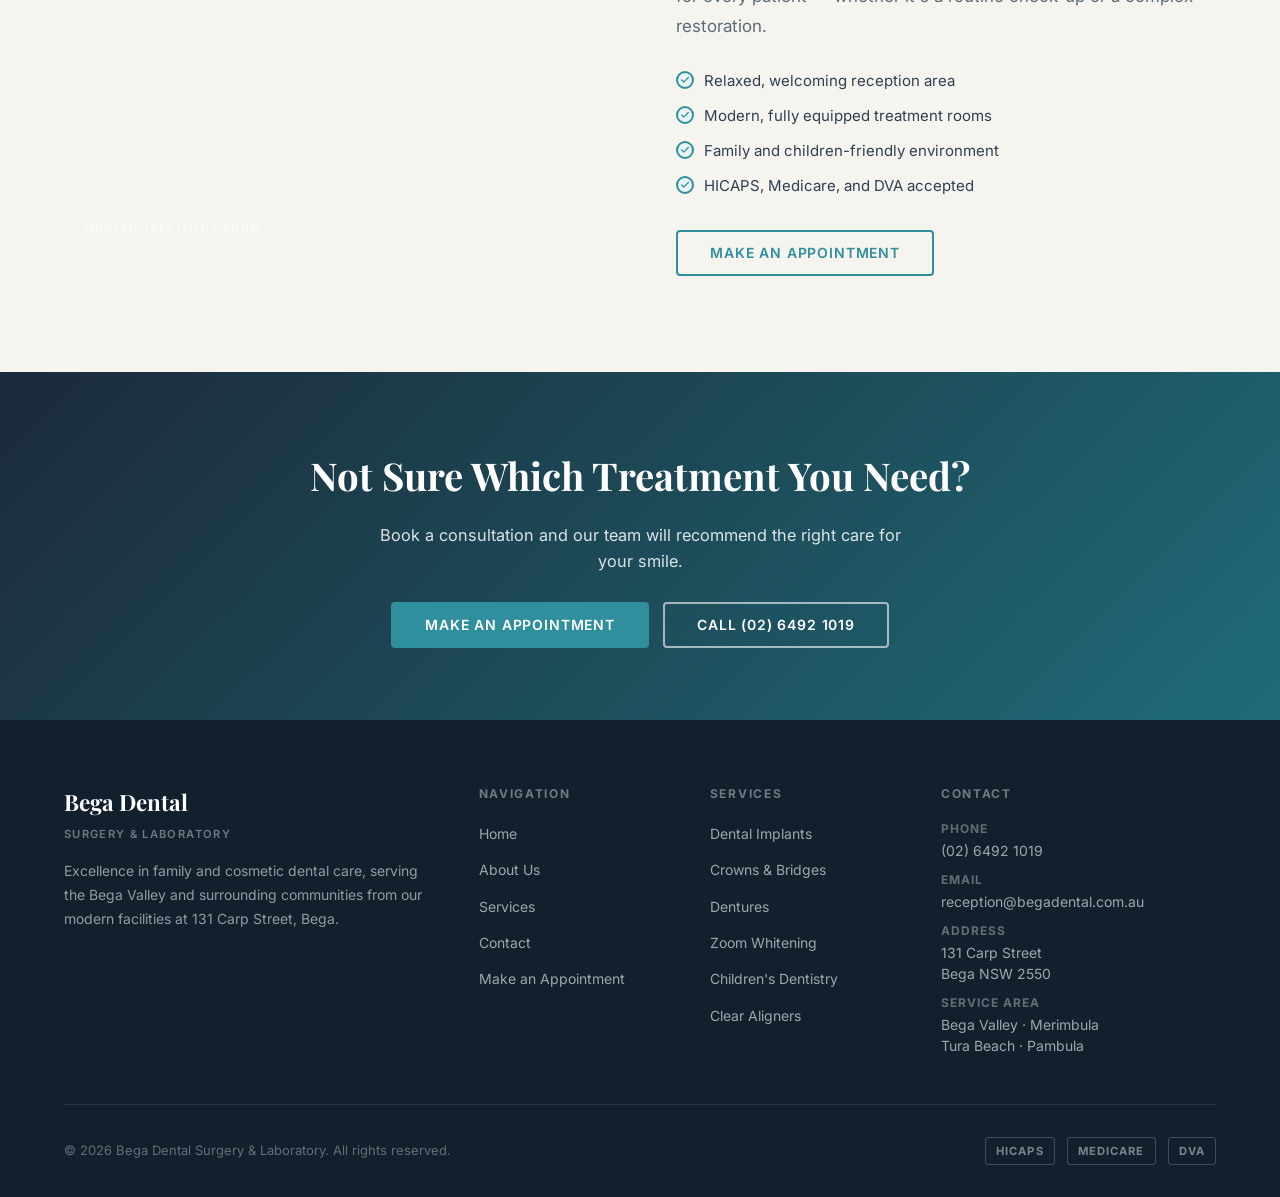
<file: services.html>
<!DOCTYPE html>
<html lang="en">
<head>
  <meta charset="UTF-8">
  <meta name="viewport" content="width=device-width, initial-scale=1.0">
  <title>Services — Bega Dental Surgery &amp; Laboratory</title>
  <meta name="description" content="Comprehensive dental services at Bega Dental: implants, crowns & bridges, dentures, cosmetic dentistry, children's dentistry, clear aligners, Zoom whitening and Trios 3D scanning.">
  <link rel="preconnect" href="https://fonts.googleapis.com">
  <link rel="preconnect" href="https://fonts.gstatic.com" crossorigin>
  <link href="https://fonts.googleapis.com/css2?family=Playfair+Display:wght@400;700&family=Inter:wght@400;500;600;700&display=swap" rel="stylesheet">
  <link rel="stylesheet" href="styles.css">
</head>
<body>

  <a class="skip-link" href="#main">Skip to main content</a>

  <!-- NAV -->
  <nav id="site-nav" aria-label="Main navigation">
    <div class="container">
      <div class="nav-inner">
        <a href="index.html" class="nav-logo" aria-label="Bega Dental — home">
          <img class="nav-logo-img" src="images/logo.jpg" alt="Bega Dental Surgery &amp; Laboratory logo" width="52" height="52">
          <span class="nav-logo-text">
            <span class="nav-logo-name">Bega Dental</span>
            <span class="nav-logo-sub">Surgery &amp; Laboratory</span>
          </span>
        </a>
        <ul class="nav-links" role="list">
          <li><a href="index.html">Home</a></li>
          <li><a href="about.html">About Us</a></li>
          <li><a href="services.html" aria-current="page">Services</a></li>
          <li><a href="contact.html">Contact</a></li>
        </ul>
        <a href="contact.html" class="btn btn-primary nav-cta">Make an Appointment</a>
        <button class="nav-hamburger" aria-label="Toggle navigation menu" aria-expanded="false" aria-controls="mobile-menu">
          <span></span><span></span><span></span>
        </button>
      </div>
      <div class="nav-mobile" id="mobile-menu" role="navigation" aria-label="Mobile navigation">
        <a href="index.html">Home</a>
        <a href="about.html">About Us</a>
        <a href="services.html" aria-current="page">Services</a>
        <a href="contact.html">Contact</a>
        <a href="contact.html" class="btn btn-primary" style="margin-top:8px;text-align:center;">Make an Appointment</a>
      </div>
    </div>
  </nav>

  <main id="main">

    <!-- PAGE HEADER -->
    <header class="page-header ph-services">
      <div class="container">
        <p class="page-eyebrow">What We Offer</p>
        <h1>Comprehensive Dental Services</h1>
        <p class="page-lead">
          From routine family check-ups to advanced cosmetic and restorative
          procedures, we offer the full spectrum of dental care under one roof.
        </p>
        <p class="page-breadcrumb"><a href="index.html">Home</a> &nbsp;/&nbsp; Services</p>
      </div>
    </header>

    <!-- SERVICES GRID -->
    <section id="services" aria-labelledby="services-title">
      <div class="container">

        <header class="services-header">
          <p class="section-label reveal">Our Treatments</p>
          <h2 class="section-title reveal" id="services-title">Everything Your Family Needs</h2>
          <p class="section-body reveal">
            A complete range of general, cosmetic, and restorative dentistry —
            delivered with a gentle, preventive approach.
          </p>
        </header>

        <div class="services-grid" role="list">

          <article class="service-card reveal reveal-delay-1" data-service="implants" role="listitem">
            <div class="service-img" aria-hidden="true">
              <div class="service-img-bg"></div>
              <span class="service-img-label">Dental implants</span>
            </div>
            <div class="service-body">
              <h3 class="service-name">Dental Implants</h3>
              <p class="service-desc">A titanium fixture placed into the jawbone to replace missing teeth — restoring your natural smile, chewing function, and preserving the jawbone.</p>
            </div>
          </article>

          <article class="service-card reveal reveal-delay-2" data-service="crowns" role="listitem">
            <div class="service-img" aria-hidden="true">
              <div class="service-img-bg"></div>
              <span class="service-img-label">Crowns &amp; bridges</span>
            </div>
            <div class="service-body">
              <h3 class="service-name">Crowns &amp; Bridges</h3>
              <p class="service-desc">Caps and bridges that protect weakened teeth, replace large fillings, restore fractures, and hide discolouration — permanently cemented for lasting results.</p>
            </div>
          </article>

          <article class="service-card reveal reveal-delay-3" data-service="cosmetic" role="listitem">
            <div class="service-img" aria-hidden="true">
              <div class="service-img-bg"></div>
              <span class="service-img-label">Cosmetic dentistry</span>
            </div>
            <div class="service-body">
              <h3 class="service-name">Cosmetic Dentistry</h3>
              <p class="service-desc">Expert cosmetic treatments to enhance your smile. We create personalised treatment plans tailored to your aesthetic goals and budget.</p>
            </div>
          </article>

          <article class="service-card reveal reveal-delay-4" data-service="children" role="listitem">
            <div class="service-img" aria-hidden="true">
              <div class="service-img-bg"></div>
              <span class="service-img-label">Children's dentistry</span>
            </div>
            <div class="service-body">
              <h3 class="service-name">Children's Dentistry</h3>
              <p class="service-desc">Fun, pain-free check-ups in a welcoming environment — building healthy dental habits from an early age for Bega Valley families.</p>
            </div>
          </article>

          <article class="service-card reveal reveal-delay-1" data-service="dentures" role="listitem">
            <div class="service-img" aria-hidden="true">
              <div class="service-img-bg"></div>
              <span class="service-img-label">Dentures</span>
            </div>
            <div class="service-body">
              <h3 class="service-name">Dentures</h3>
              <p class="service-desc">Partial, complete, or implant-supported dentures that improve aesthetics, restore chewing function, and protect your remaining teeth.</p>
            </div>
          </article>

          <article class="service-card reveal reveal-delay-2" data-service="aligners" role="listitem">
            <div class="service-img" aria-hidden="true">
              <div class="service-img-bg"></div>
              <span class="service-img-label">Clear aligners</span>
            </div>
            <div class="service-body">
              <h3 class="service-name">Clear Aligners</h3>
              <p class="service-desc">Discreet, removable aligners for minor tooth corrections — a virtually invisible path to a straighter, more confident smile.</p>
            </div>
          </article>

          <article class="service-card reveal reveal-delay-3" data-service="whitening" role="listitem">
            <div class="service-img" aria-hidden="true">
              <div class="service-img-bg"></div>
              <span class="service-img-label">Zoom whitening</span>
            </div>
            <div class="service-body">
              <h3 class="service-name">Philips Zoom Whitening</h3>
              <p class="service-desc">Professional in-chair whitening that brightens your smile by up to eight shades in a single visit — enamel-safe, clinically proven.</p>
            </div>
          </article>

          <article class="service-card reveal reveal-delay-4" data-service="trios" role="listitem">
            <div class="service-img" aria-hidden="true">
              <div class="service-img-bg"></div>
              <span class="service-img-label">3D scanning technology</span>
            </div>
            <div class="service-body">
              <h3 class="service-name">Trios 3D Scanner</h3>
              <p class="service-desc">Our digital Trios 3D scanner replaces physical impressions — more comfort, better accuracy, faster results for implants, aligners, and restorations.</p>
            </div>
          </article>

        </div>

      </div>
    </section>

    <!-- FEATURE MODULES -->
    <section id="features" style="background:var(--bg-soft);" aria-labelledby="features-title">
      <div class="container">

        <header class="features-intro">
          <p class="section-label reveal">Modern Care</p>
          <h2 class="section-title reveal" id="features-title">Technology &amp; Comfort, Together</h2>
          <p class="section-body reveal">
            We combine the latest dental technology with a calm, patient-centred
            environment so every visit is as comfortable as it is effective.
          </p>
        </header>

        <div class="feature-module reveal">
          <div class="feature-img-wrap">
            <div class="feature-img-placeholder" aria-label="Trios 3D digital scanner in use">
              <span class="feature-img-caption">Trios 3D digital scanning suite</span>
            </div>
          </div>
          <div class="feature-text">
            <p class="section-label">Advanced Technology</p>
            <h3 class="section-title">Trios 3D Digital Scanner</h3>
            <p class="section-body">
              Say goodbye to uncomfortable physical impressions. Our Trios 3D scanner
              captures a precise digital model of your teeth in minutes — improving
              comfort, accuracy, and turnaround for implants, crowns, bridges, and aligners.
            </p>
            <ul class="feature-list">
              <li>No messy impression material</li>
              <li>Higher accuracy than traditional moulds</li>
              <li>Faster lab turnaround times</li>
              <li>Full digital workflow for implants &amp; restorations</li>
            </ul>
            <a href="contact.html" class="btn btn-outline">Ask About 3D Scanning</a>
          </div>
        </div>

        <div class="feature-module reverse reveal">
          <div class="feature-img-wrap">
            <div class="feature-img-placeholder" aria-label="Philips Zoom whitening treatment in progress">
              <span class="feature-img-caption">Philips Zoom in-chair whitening</span>
            </div>
          </div>
          <div class="feature-text">
            <p class="section-label">Cosmetic Excellence</p>
            <h3 class="section-title">Philips Zoom Whitening</h3>
            <p class="section-body">
              Our Philips Zoom in-chair whitening treatment delivers dramatic results in a
              single appointment — brightening your smile up to eight shades while keeping
              your enamel safe.
            </p>
            <ul class="feature-list">
              <li>Up to 8 shades whiter in one visit</li>
              <li>Clinically proven enamel-safe formula</li>
              <li>Immediate, long-lasting results</li>
              <li>Custom take-home maintenance kit available</li>
            </ul>
            <a href="contact.html" class="btn btn-outline">Book a Whitening Consultation</a>
          </div>
        </div>

        <div class="feature-module reveal">
          <div class="feature-img-wrap">
            <div class="feature-img-placeholder" aria-label="Modern Bega Dental treatment room interior">
              <span class="feature-img-caption">Modern treatment room</span>
            </div>
          </div>
          <div class="feature-text">
            <p class="section-label">Your Comfort First</p>
            <h3 class="section-title">Clean, Modern Facilities</h3>
            <p class="section-body">
              From the moment you arrive, Bega Dental is designed to put you at ease.
              Our clean, purpose-built clinic creates a calm environment for every patient
              — whether it's a routine check-up or a complex restoration.
            </p>
            <ul class="feature-list">
              <li>Relaxed, welcoming reception area</li>
              <li>Modern, fully equipped treatment rooms</li>
              <li>Family and children-friendly environment</li>
              <li>HICAPS, Medicare, and DVA accepted</li>
            </ul>
            <a href="contact.html" class="btn btn-outline">Make an Appointment</a>
          </div>
        </div>

      </div>
    </section>

    <!-- CTA BAND -->
    <section class="cta-band" aria-labelledby="services-cta-title">
      <div class="container">
        <div class="cta-band-inner reveal">
          <h2 id="services-cta-title">Not Sure Which Treatment You Need?</h2>
          <p>Book a consultation and our team will recommend the right care for your smile.</p>
          <div class="cta-band-actions">
            <a href="contact.html" class="btn btn-primary">Make an Appointment</a>
            <a href="tel:0264921019" class="btn btn-secondary">Call (02) 6492 1019</a>
          </div>
        </div>
      </div>
    </section>

  </main>

  <!-- FOOTER -->
  <footer id="footer">
    <div class="container">
      <div class="footer-grid">
        <div class="footer-brand">
          <div class="footer-brand-name">Bega Dental</div>
          <div class="footer-brand-sub">Surgery &amp; Laboratory</div>
          <p class="footer-brand-desc">
            Excellence in family and cosmetic dental care, serving the Bega Valley and
            surrounding communities from our modern facilities at 131 Carp Street, Bega.
          </p>
        </div>
        <div>
          <h3 class="footer-heading">Navigation</h3>
          <ul class="footer-links" role="list">
            <li><a href="index.html">Home</a></li>
            <li><a href="about.html">About Us</a></li>
            <li><a href="services.html">Services</a></li>
            <li><a href="contact.html">Contact</a></li>
            <li><a href="contact.html">Make an Appointment</a></li>
          </ul>
        </div>
        <div>
          <h3 class="footer-heading">Services</h3>
          <ul class="footer-links" role="list">
            <li><a href="services.html">Dental Implants</a></li>
            <li><a href="services.html">Crowns &amp; Bridges</a></li>
            <li><a href="services.html">Dentures</a></li>
            <li><a href="services.html">Zoom Whitening</a></li>
            <li><a href="services.html">Children's Dentistry</a></li>
            <li><a href="services.html">Clear Aligners</a></li>
          </ul>
        </div>
        <div>
          <h3 class="footer-heading">Contact</h3>
          <div class="footer-contact-items">
            <div class="footer-contact-item">
              <strong>Phone</strong>
              <a href="tel:0264921019">(02) 6492 1019</a>
            </div>
            <div class="footer-contact-item">
              <strong>Email</strong>
              <a href="mailto:reception@begadental.com.au">reception@begadental.com.au</a>
            </div>
            <div class="footer-contact-item">
              <strong>Address</strong>
              131 Carp Street<br>Bega NSW 2550
            </div>
            <div class="footer-contact-item">
              <strong>Service Area</strong>
              Bega Valley · Merimbula<br>Tura Beach · Pambula
            </div>
          </div>
        </div>
      </div>
      <div class="footer-bottom">
        <p class="footer-copy">&copy; 2026 Bega Dental Surgery &amp; Laboratory. All rights reserved.</p>
        <div class="footer-badges" aria-label="Accepted schemes">
          <span class="footer-badge">HICAPS</span>
          <span class="footer-badge">Medicare</span>
          <span class="footer-badge">DVA</span>
        </div>
      </div>
    </div>
  </footer>

  <style>
    .sr-only { position:absolute; width:1px; height:1px; padding:0; margin:-1px; overflow:hidden; clip:rect(0,0,0,0); white-space:nowrap; border-width:0; }
  </style>

  <script src="main.js"></script>
</body>
</html>
</file>
<file: styles.css>
/* ============================================================
   Bega Dental — Marketing Homepage
   Design language: Paddington Dental reference
   ============================================================ */

/* --- Design tokens --- */
:root {
  --ink:          #1b2a3a;
  --ink-light:    #2e3f52;
  --accent:       #2f8f9d;
  --accent-deep:  #1f6b77;
  --accent-pale:  #e8f4f6;
  --bg:           #ffffff;
  --bg-soft:      #f6f4ef;
  --bg-dark:      #12202d;
  --muted:        #5c6b78;
  --border:       #dde3e7;

  --serif:        'Playfair Display', 'Georgia', 'Times New Roman', serif;
  --sans:         'Inter', 'Helvetica Neue', 'Arial', sans-serif;

  --radius:       4px;
  --radius-lg:    8px;

  --transition:   0.25s ease;

  --container:    1200px;
  --section-v:    96px;
}

/* --- Reset & base --- */
*, *::before, *::after {
  box-sizing: border-box;
  margin: 0;
  padding: 0;
}

html {
  scroll-behavior: smooth;
  font-size: 16px;
}

body {
  font-family: var(--sans);
  color: var(--ink);
  background: var(--bg);
  line-height: 1.65;
  -webkit-font-smoothing: antialiased;
}

img {
  display: block;
  max-width: 100%;
}

a {
  color: inherit;
  text-decoration: none;
}

ul {
  list-style: none;
}

/* --- Utility --- */
.container {
  max-width: var(--container);
  margin: 0 auto;
  padding: 0 24px;
}

.btn {
  display: inline-block;
  padding: 14px 32px;
  border-radius: var(--radius);
  font-family: var(--sans);
  font-size: 0.875rem;
  font-weight: 600;
  letter-spacing: 0.06em;
  text-transform: uppercase;
  cursor: pointer;
  transition: background var(--transition), color var(--transition), transform var(--transition), box-shadow var(--transition);
  border: 2px solid transparent;
  line-height: 1;
}

.btn-primary {
  background: var(--accent);
  color: #fff;
  border-color: var(--accent);
}

.btn-primary:hover,
.btn-primary:focus-visible {
  background: var(--accent-deep);
  border-color: var(--accent-deep);
  transform: translateY(-1px);
  box-shadow: 0 6px 20px rgba(31, 107, 119, 0.3);
}

.btn-secondary {
  background: transparent;
  color: #fff;
  border-color: rgba(255,255,255,0.7);
}

.btn-secondary:hover,
.btn-secondary:focus-visible {
  background: rgba(255,255,255,0.12);
  border-color: #fff;
}

.btn-outline {
  background: transparent;
  color: var(--accent);
  border-color: var(--accent);
}

.btn-outline:hover,
.btn-outline:focus-visible {
  background: var(--accent);
  color: #fff;
}

.section-label {
  font-family: var(--sans);
  font-size: 0.75rem;
  font-weight: 700;
  letter-spacing: 0.16em;
  text-transform: uppercase;
  color: var(--accent);
  margin-bottom: 16px;
}

.section-title {
  font-family: var(--serif);
  font-size: clamp(2rem, 4vw, 3.25rem);
  font-weight: 700;
  color: var(--ink);
  line-height: 1.15;
  margin-bottom: 20px;
}

.section-body {
  font-size: 1.0625rem;
  color: var(--muted);
  line-height: 1.75;
  max-width: 64ch;
}

.text-center {
  text-align: center;
}

.text-center .section-body {
  margin-left: auto;
  margin-right: auto;
}

/* ============================================================
   NAV
   ============================================================ */
#site-nav {
  position: fixed;
  top: 0;
  left: 0;
  right: 0;
  z-index: 100;
  background: rgba(255,255,255,0.97);
  backdrop-filter: blur(8px);
  -webkit-backdrop-filter: blur(8px);
  border-bottom: 1px solid var(--border);
  transition: box-shadow var(--transition);
}

#site-nav.scrolled {
  box-shadow: 0 2px 24px rgba(27,42,58,0.1);
}

.nav-inner {
  display: flex;
  align-items: center;
  justify-content: space-between;
  height: 72px;
  gap: 24px;
}

.nav-logo {
  display: flex;
  flex-direction: row;
  align-items: center;
  gap: 12px;
}

.nav-logo-img {
  width: 52px;
  height: 52px;
  object-fit: contain;
  border-radius: 8px;
  flex-shrink: 0;
}

.nav-logo-text {
  display: flex;
  flex-direction: column;
  gap: 2px;
}

.nav-logo-name {
  font-family: var(--serif);
  font-size: 1.3rem;
  font-weight: 700;
  color: var(--ink);
  letter-spacing: -0.01em;
  white-space: nowrap;
}

.nav-logo-sub {
  font-size: 0.65rem;
  font-weight: 500;
  letter-spacing: 0.14em;
  text-transform: uppercase;
  color: var(--muted);
}

.nav-links {
  display: flex;
  align-items: center;
  gap: 36px;
}

.nav-links a {
  font-size: 0.875rem;
  font-weight: 500;
  color: var(--ink-light);
  letter-spacing: 0.02em;
  transition: color var(--transition);
  position: relative;
}

.nav-links a::after {
  content: '';
  position: absolute;
  bottom: -4px;
  left: 0;
  width: 0;
  height: 2px;
  background: var(--accent);
  transition: width var(--transition);
}

.nav-links a:hover,
.nav-links a:focus-visible {
  color: var(--accent);
}

.nav-links a:hover::after,
.nav-links a:focus-visible::after {
  width: 100%;
}

/* Active page in the nav */
.nav-links a[aria-current="page"] {
  color: var(--accent);
  font-weight: 600;
}

.nav-links a[aria-current="page"]::after {
  width: 100%;
}

.nav-mobile a[aria-current="page"] {
  color: var(--accent);
  font-weight: 600;
}

.nav-cta {
  padding: 10px 22px;
  font-size: 0.8125rem;
}

/* Hamburger */
.nav-hamburger {
  display: none;
  flex-direction: column;
  gap: 5px;
  background: none;
  border: none;
  cursor: pointer;
  padding: 4px;
}

.nav-hamburger span {
  display: block;
  width: 26px;
  height: 2px;
  background: var(--ink);
  border-radius: 2px;
  transition: transform var(--transition), opacity var(--transition);
}

.nav-hamburger[aria-expanded="true"] span:nth-child(1) {
  transform: translateY(7px) rotate(45deg);
}

.nav-hamburger[aria-expanded="true"] span:nth-child(2) {
  opacity: 0;
}

.nav-hamburger[aria-expanded="true"] span:nth-child(3) {
  transform: translateY(-7px) rotate(-45deg);
}

.nav-mobile {
  display: none;
  flex-direction: column;
  padding: 16px 24px 24px;
  border-top: 1px solid var(--border);
  gap: 4px;
  background: #fff;
}

.nav-mobile.open {
  display: flex;
}

.nav-mobile a {
  padding: 10px 0;
  font-size: 1rem;
  font-weight: 500;
  color: var(--ink-light);
  border-bottom: 1px solid var(--border);
  transition: color var(--transition);
}

.nav-mobile a:last-child {
  border-bottom: none;
}

.nav-mobile a:hover {
  color: var(--accent);
}

/* ============================================================
   HERO
   ============================================================ */
#hero {
  position: relative;
  height: 100vh;
  min-height: 620px;
  overflow: hidden;
  display: flex;
  align-items: center;
  justify-content: center;
}

.hero-slides {
  position: absolute;
  inset: 0;
}

.hero-slide {
  position: absolute;
  inset: 0;
  opacity: 0;
  transition: opacity 1.2s ease;
}

.hero-slide.active {
  opacity: 1;
}

/* Gradient-based photo placeholders — each with a distinct clinic-toned palette */
.hero-slide:nth-child(1) .hero-img {
  background-image: url("images/img03.jpg");
}

.hero-slide:nth-child(2) .hero-img {
  background-image: url("images/img02.jpg");
}

.hero-slide:nth-child(3) .hero-img {
  background-image: url("images/img07.jpg");
}

.hero-img {
  width: 100%;
  height: 100%;
  background-size: cover;
  background-position: center;
  background-repeat: no-repeat;
}

.hero-img-caption {
  position: absolute;
  bottom: 20px;
  right: 24px;
  font-size: 0.7rem;
  font-weight: 500;
  letter-spacing: 0.12em;
  text-transform: uppercase;
  color: rgba(255,255,255,0.55);
}

/* Gradient overlay */
.hero-overlay {
  position: absolute;
  inset: 0;
  background: linear-gradient(
    to bottom,
    rgba(18,32,45,0.15) 0%,
    rgba(18,32,45,0.35) 40%,
    rgba(18,32,45,0.65) 100%
  );
}

.hero-content {
  position: relative;
  z-index: 2;
  text-align: center;
  padding: 0 24px;
  max-width: 860px;
}

.hero-eyebrow {
  font-family: var(--sans);
  font-size: 0.75rem;
  font-weight: 700;
  letter-spacing: 0.2em;
  text-transform: uppercase;
  color: var(--accent-pale);
  margin-bottom: 20px;
  opacity: 0;
  animation: fadeUp 0.8s 0.3s forwards;
}

.hero-title {
  font-family: var(--serif);
  font-size: clamp(2.8rem, 7vw, 5.5rem);
  font-weight: 700;
  color: #fff;
  line-height: 1.08;
  margin-bottom: 24px;
  letter-spacing: -0.02em;
  opacity: 0;
  animation: fadeUp 0.8s 0.5s forwards;
}

.hero-subtitle {
  font-family: var(--sans);
  font-size: clamp(1rem, 2.5vw, 1.25rem);
  color: rgba(255,255,255,0.85);
  margin-bottom: 40px;
  line-height: 1.6;
  opacity: 0;
  animation: fadeUp 0.8s 0.7s forwards;
}

.hero-ctas {
  display: flex;
  gap: 16px;
  justify-content: center;
  flex-wrap: wrap;
  opacity: 0;
  animation: fadeUp 0.8s 0.9s forwards;
}

/* Slide indicators */
.hero-indicators {
  position: absolute;
  bottom: 32px;
  left: 50%;
  transform: translateX(-50%);
  display: flex;
  gap: 8px;
  z-index: 3;
}

.hero-dot {
  width: 6px;
  height: 6px;
  border-radius: 50%;
  background: rgba(255,255,255,0.4);
  border: none;
  cursor: pointer;
  transition: background var(--transition), transform var(--transition);
  padding: 0;
}

.hero-dot.active {
  background: #fff;
  transform: scale(1.4);
}

@keyframes fadeUp {
  from { opacity: 0; transform: translateY(24px); }
  to   { opacity: 1; transform: translateY(0); }
}

/* ============================================================
   MISSION BEAT
   ============================================================ */
#mission {
  padding: var(--section-v) 0;
  background: var(--bg);
  text-align: center;
}

.mission-inner {
  max-width: 760px;
  margin: 0 auto;
}

.mission-inner .section-title {
  margin-bottom: 24px;
}

.mission-inner .section-body {
  font-size: 1.125rem;
  margin-bottom: 28px;
}

.mission-badges {
  display: flex;
  align-items: center;
  justify-content: center;
  gap: 32px;
  flex-wrap: wrap;
  margin-top: 40px;
  padding-top: 40px;
  border-top: 1px solid var(--border);
}

.mission-badge {
  display: flex;
  flex-direction: column;
  align-items: center;
  gap: 6px;
}

.mission-badge-icon {
  width: 52px;
  height: 52px;
  border-radius: 50%;
  background: var(--accent-pale);
  display: flex;
  align-items: center;
  justify-content: center;
}

.mission-badge-icon svg {
  width: 24px;
  height: 24px;
  stroke: var(--accent);
}

.mission-badge-label {
  font-size: 0.8125rem;
  font-weight: 600;
  color: var(--ink);
  letter-spacing: 0.04em;
}

/* ============================================================
   SERVICES GRID
   ============================================================ */
#services {
  padding: var(--section-v) 0;
  background: var(--bg-soft);
}

.services-header {
  text-align: center;
  margin-bottom: 56px;
}

.services-header .section-body {
  margin: 0 auto;
}

.services-grid {
  display: grid;
  grid-template-columns: repeat(4, 1fr);
  gap: 24px;
}

.service-card {
  background: #fff;
  border-radius: var(--radius-lg);
  overflow: hidden;
  transition: transform var(--transition), box-shadow var(--transition);
  box-shadow: 0 2px 12px rgba(27,42,58,0.06);
}

.service-card:hover {
  transform: translateY(-6px);
  box-shadow: 0 16px 40px rgba(27,42,58,0.12);
}

.service-img {
  height: 180px;
  position: relative;
  overflow: hidden;
  display: flex;
  align-items: flex-end;
  padding: 12px;
}

.service-img-bg {
  position: absolute;
  inset: 0;
  background-size: cover;
  background-position: center;
  background-repeat: no-repeat;
}

.service-img-label {
  position: relative;
  z-index: 1;
  font-size: 0.65rem;
  font-weight: 600;
  letter-spacing: 0.12em;
  text-transform: uppercase;
  color: rgba(255,255,255,0.7);
}

/* Service card gradient backgrounds */
.service-card[data-service="implants"] .service-img-bg {
  background-image: linear-gradient(to top, rgba(18,32,45,0.45), rgba(18,32,45,0) 55%), url("images/img05.jpg");
}

.service-card[data-service="crowns"] .service-img-bg {
  background-image: linear-gradient(to top, rgba(18,32,45,0.45), rgba(18,32,45,0) 55%), url("images/img11.jpg");
}

.service-card[data-service="cosmetic"] .service-img-bg {
  background-image: linear-gradient(to top, rgba(18,32,45,0.45), rgba(18,32,45,0) 55%), url("images/img14.jpg");
}

.service-card[data-service="children"] .service-img-bg {
  background-image: linear-gradient(to top, rgba(18,32,45,0.45), rgba(18,32,45,0) 55%), url("images/img12.jpg");
}

.service-card[data-service="dentures"] .service-img-bg {
  background-image: linear-gradient(to top, rgba(18,32,45,0.45), rgba(18,32,45,0) 55%), url("images/img02.jpg");
}

.service-card[data-service="aligners"] .service-img-bg {
  background-image: linear-gradient(to top, rgba(18,32,45,0.45), rgba(18,32,45,0) 55%), url("images/img04.jpg");
}

.service-card[data-service="whitening"] .service-img-bg {
  background-image: linear-gradient(to top, rgba(18,32,45,0.45), rgba(18,32,45,0) 55%), url("images/img13.jpg");
}

.service-card[data-service="trios"] .service-img-bg {
  background-image: linear-gradient(to top, rgba(18,32,45,0.45), rgba(18,32,45,0) 55%), url("images/img01.jpg");
}

.service-body {
  padding: 24px;
}

.service-name {
  font-family: var(--serif);
  font-size: 1.2rem;
  font-weight: 700;
  color: var(--ink);
  margin-bottom: 8px;
  line-height: 1.25;
}

.service-desc {
  font-size: 0.875rem;
  color: var(--muted);
  line-height: 1.6;
}

/* ============================================================
   FEATURE MODULES (alternating)
   ============================================================ */
#features {
  padding: var(--section-v) 0;
  background: var(--bg);
}

.features-intro {
  text-align: center;
  margin-bottom: 72px;
}

.features-intro .section-body {
  margin: 0 auto;
}

.feature-module {
  display: grid;
  grid-template-columns: 1fr 1fr;
  gap: 72px;
  align-items: center;
  margin-bottom: 96px;
}

.feature-module:last-child {
  margin-bottom: 0;
}

.feature-module.reverse {
  direction: rtl;
}

.feature-module.reverse > * {
  direction: ltr;
}

.feature-img-wrap {
  border-radius: var(--radius-lg);
  overflow: hidden;
  aspect-ratio: 4/3;
  position: relative;
}

.feature-img-placeholder {
  width: 100%;
  height: 100%;
  min-height: 340px;
  display: flex;
  align-items: flex-end;
  padding: 20px;
  background-size: cover;
  background-position: center;
  background-repeat: no-repeat;
}

.feature-img-caption {
  position: relative;
  z-index: 1;
  font-size: 0.65rem;
  font-weight: 600;
  letter-spacing: 0.12em;
  text-transform: uppercase;
  color: rgba(255,255,255,0.6);
}

.feature-module:nth-child(1) .feature-img-placeholder {
  background-image: linear-gradient(to top, rgba(18,32,45,0.5), rgba(18,32,45,0) 55%), url("images/img02.jpg");
}

.feature-module:nth-child(2) .feature-img-placeholder {
  background-image: linear-gradient(to top, rgba(18,32,45,0.5), rgba(18,32,45,0) 55%), url("images/img13.jpg");
}

.feature-module:nth-child(3) .feature-img-placeholder {
  background-image: linear-gradient(to top, rgba(18,32,45,0.5), rgba(18,32,45,0) 55%), url("images/img03.jpg");
}

.feature-text .section-label {
  margin-bottom: 12px;
}

.feature-text .section-title {
  font-size: clamp(1.6rem, 3vw, 2.4rem);
  margin-bottom: 16px;
}

.feature-text .section-body {
  margin-bottom: 28px;
}

.feature-list {
  display: flex;
  flex-direction: column;
  gap: 10px;
  margin-bottom: 32px;
}

.feature-list li {
  display: flex;
  align-items: flex-start;
  gap: 10px;
  font-size: 0.9375rem;
  color: var(--ink-light);
}

.feature-list li::before {
  content: '';
  flex-shrink: 0;
  width: 18px;
  height: 18px;
  border-radius: 50%;
  background: var(--accent-pale);
  border: 2px solid var(--accent);
  margin-top: 2px;
  display: flex;
  align-items: center;
  justify-content: center;
  background-image: url("data:image/svg+xml,%3Csvg xmlns='http://www.w3.org/2000/svg' viewBox='0 0 24 24' fill='none' stroke='%232f8f9d' stroke-width='3' stroke-linecap='round' stroke-linejoin='round'%3E%3Cpolyline points='20 6 9 17 4 12'/%3E%3C/svg%3E");
  background-repeat: no-repeat;
  background-position: center;
  background-size: 10px;
}

/* ============================================================
   GALLERY STRIP
   ============================================================ */
#gallery {
  padding: var(--section-v) 0;
  background: var(--bg-soft);
}

.gallery-header {
  text-align: center;
  margin-bottom: 48px;
}

.gallery-strip {
  display: grid;
  grid-template-columns: repeat(5, 1fr);
  gap: 12px;
}

.gallery-tile {
  border-radius: var(--radius);
  overflow: hidden;
  aspect-ratio: 3/4;
  position: relative;
  cursor: pointer;
}

.gallery-tile:nth-child(3) {
  aspect-ratio: 3/5;
}

.gallery-tile-bg {
  width: 100%;
  height: 100%;
  transition: transform 0.5s ease;
  background-size: cover;
  background-position: center;
  background-repeat: no-repeat;
}

.gallery-tile:hover .gallery-tile-bg {
  transform: scale(1.04);
}

.gallery-tile:nth-child(1) .gallery-tile-bg {
  background-image: url("images/img09.jpg");
}

.gallery-tile:nth-child(2) .gallery-tile-bg {
  background-image: url("images/img03.jpg");
}

.gallery-tile:nth-child(3) .gallery-tile-bg {
  background-image: url("images/img01.jpg");
}

.gallery-tile:nth-child(4) .gallery-tile-bg {
  background-image: url("images/img07.jpg");
}

.gallery-tile:nth-child(5) .gallery-tile-bg {
  background-image: url("images/img12.jpg");
}

.gallery-tile-caption {
  position: absolute;
  bottom: 0;
  left: 0;
  right: 0;
  padding: 32px 12px 12px;
  background: linear-gradient(transparent, rgba(18,32,45,0.65));
  font-size: 0.65rem;
  font-weight: 600;
  letter-spacing: 0.12em;
  text-transform: uppercase;
  color: rgba(255,255,255,0.7);
}

/* ============================================================
   TRUST STRIP
   ============================================================ */
#trust {
  padding: 64px 0;
  background: var(--bg);
  border-top: 1px solid var(--border);
  border-bottom: 1px solid var(--border);
}

.trust-inner {
  display: flex;
  align-items: center;
  justify-content: center;
  gap: 64px;
  flex-wrap: wrap;
}

.trust-item {
  display: flex;
  flex-direction: column;
  align-items: center;
  gap: 10px;
}

.trust-badge-wrap {
  width: 80px;
  height: 80px;
  border-radius: 50%;
  background: var(--bg-soft);
  border: 2px solid var(--border);
  display: flex;
  align-items: center;
  justify-content: center;
}

.trust-badge-wrap svg {
  width: 36px;
  height: 36px;
}

.trust-name {
  font-family: var(--sans);
  font-size: 0.8125rem;
  font-weight: 700;
  letter-spacing: 0.08em;
  text-transform: uppercase;
  color: var(--ink);
}

.trust-desc {
  font-size: 0.75rem;
  color: var(--muted);
  text-align: center;
  max-width: 120px;
}

/* ============================================================
   APPOINTMENT / CONTACT
   ============================================================ */
#contact {
  padding: var(--section-v) 0;
  background: var(--bg-soft);
}

.contact-grid {
  display: grid;
  grid-template-columns: 1fr 1fr;
  gap: 64px;
  align-items: stretch;
}

/* Let the form card fill its column so it ends level with the map on the left */
.appt-form-wrap {
  display: flex;
  flex-direction: column;
}

.contact-info .section-title {
  font-size: clamp(1.8rem, 3.5vw, 2.8rem);
  margin-bottom: 16px;
}

.contact-info .section-body {
  margin-bottom: 36px;
}

.contact-details {
  display: flex;
  flex-direction: column;
  gap: 20px;
  margin-bottom: 36px;
}

.contact-detail {
  display: flex;
  gap: 14px;
  align-items: flex-start;
}

.contact-detail-icon {
  flex-shrink: 0;
  width: 42px;
  height: 42px;
  border-radius: 50%;
  background: var(--accent-pale);
  display: flex;
  align-items: center;
  justify-content: center;
}

.contact-detail-icon svg {
  width: 18px;
  height: 18px;
  stroke: var(--accent);
}

.contact-detail-text strong {
  display: block;
  font-size: 0.8125rem;
  font-weight: 700;
  color: var(--ink);
  letter-spacing: 0.04em;
  text-transform: uppercase;
  margin-bottom: 2px;
}

.contact-detail-text span,
.contact-detail-text a {
  font-size: 0.9375rem;
  color: var(--muted);
  transition: color var(--transition);
}

.contact-detail-text a:hover {
  color: var(--accent);
}

/* Map embed (free keyless Google Maps iframe) */
.map-embed {
  margin-top: 24px;
  height: 240px;
  border-radius: var(--radius-lg);
  overflow: hidden;
  box-shadow: 0 4px 20px rgba(27,42,58,0.08);
}

.map-embed iframe {
  width: 100%;
  height: 100%;
  border: 0;
  display: block;
}

/* Appointment form */
.appt-form {
  background: #fff;
  border-radius: var(--radius-lg);
  padding: 40px;
  box-shadow: 0 4px 32px rgba(27,42,58,0.08);
  flex: 1;
  display: flex;
  flex-direction: column;
}

/* The inner form fills the card; the submit + note settle at the bottom so the
   card ends level with the map instead of leaving a void. */
#appt-form {
  display: flex;
  flex-direction: column;
  flex: 1;
}

#appt-form .form-submit {
  margin-top: auto;
}

.appt-form-title {
  font-family: var(--serif);
  font-size: 1.6rem;
  font-weight: 700;
  color: var(--ink);
  margin-bottom: 28px;
}

.form-group {
  margin-bottom: 20px;
}

.form-group label {
  display: block;
  font-size: 0.8125rem;
  font-weight: 600;
  color: var(--ink);
  letter-spacing: 0.03em;
  margin-bottom: 6px;
}

.form-group input,
.form-group select,
.form-group textarea {
  width: 100%;
  padding: 12px 16px;
  border: 1.5px solid var(--border);
  border-radius: var(--radius);
  font-family: var(--sans);
  font-size: 0.9375rem;
  color: var(--ink);
  background: #fff;
  transition: border-color var(--transition), box-shadow var(--transition);
  appearance: none;
  -webkit-appearance: none;
}

.form-group input:focus,
.form-group select:focus,
.form-group textarea:focus {
  outline: none;
  border-color: var(--accent);
  box-shadow: 0 0 0 3px rgba(47,143,157,0.15);
}

.form-group input::placeholder,
.form-group textarea::placeholder {
  color: #b0bec8;
}

.form-row {
  display: grid;
  grid-template-columns: 1fr 1fr;
  gap: 16px;
}

.form-row .form-group {
  margin-bottom: 0;
}

.form-note {
  font-size: 0.78rem;
  color: var(--muted);
  margin-top: 12px;
}

.form-submit {
  width: 100%;
  margin-top: 8px;
  padding: 16px;
  font-size: 0.9375rem;
}

/* Success state */
.form-success {
  display: none;
  text-align: center;
  padding: 32px;
  color: var(--accent);
}

.form-success svg {
  width: 48px;
  height: 48px;
  stroke: var(--accent);
  margin-bottom: 16px;
}

.form-success h3 {
  font-family: var(--serif);
  font-size: 1.4rem;
  color: var(--ink);
  margin-bottom: 8px;
}

.form-success p {
  font-size: 0.9375rem;
  color: var(--muted);
}

/* ============================================================
   FOOTER
   ============================================================ */
#footer {
  background: var(--bg-dark);
  color: rgba(255,255,255,0.75);
  padding: 64px 0 32px;
}

.footer-grid {
  display: grid;
  grid-template-columns: 2fr 1fr 1fr 1.5fr;
  gap: 48px;
  margin-bottom: 48px;
}

.footer-brand-name {
  font-family: var(--serif);
  font-size: 1.4rem;
  font-weight: 700;
  color: #fff;
  margin-bottom: 4px;
}

.footer-brand-sub {
  font-size: 0.7rem;
  font-weight: 600;
  letter-spacing: 0.12em;
  text-transform: uppercase;
  color: rgba(255,255,255,0.4);
  margin-bottom: 16px;
}

.footer-brand-desc {
  font-size: 0.875rem;
  line-height: 1.7;
  color: rgba(255,255,255,0.55);
}

.footer-heading {
  font-size: 0.75rem;
  font-weight: 700;
  letter-spacing: 0.14em;
  text-transform: uppercase;
  color: rgba(255,255,255,0.4);
  margin-bottom: 16px;
}

.footer-links {
  display: flex;
  flex-direction: column;
  gap: 10px;
}

.footer-links a {
  font-size: 0.875rem;
  color: rgba(255,255,255,0.6);
  transition: color var(--transition);
}

.footer-links a:hover {
  color: var(--accent);
}

.footer-contact-items {
  display: flex;
  flex-direction: column;
  gap: 10px;
}

.footer-contact-item {
  font-size: 0.875rem;
  color: rgba(255,255,255,0.6);
  line-height: 1.5;
}

.footer-contact-item strong {
  display: block;
  font-size: 0.75rem;
  font-weight: 700;
  letter-spacing: 0.08em;
  text-transform: uppercase;
  color: rgba(255,255,255,0.35);
  margin-bottom: 2px;
}

.footer-contact-item a {
  color: rgba(255,255,255,0.6);
  transition: color var(--transition);
}

.footer-contact-item a:hover {
  color: var(--accent);
}

.footer-bottom {
  padding-top: 32px;
  border-top: 1px solid rgba(255,255,255,0.08);
  display: flex;
  align-items: center;
  justify-content: space-between;
  flex-wrap: wrap;
  gap: 12px;
}

.footer-copy {
  font-size: 0.8125rem;
  color: rgba(255,255,255,0.35);
}

.footer-badges {
  display: flex;
  gap: 12px;
  align-items: center;
}

.footer-badge {
  font-size: 0.7rem;
  font-weight: 700;
  letter-spacing: 0.1em;
  text-transform: uppercase;
  padding: 4px 10px;
  border: 1px solid rgba(255,255,255,0.2);
  border-radius: 3px;
  color: rgba(255,255,255,0.45);
}

/* ============================================================
   SCROLL REVEAL
   ============================================================ */
.reveal {
  opacity: 0;
  transform: translateY(30px);
  transition: opacity 0.7s ease, transform 0.7s ease;
}

.reveal.visible {
  opacity: 1;
  transform: translateY(0);
}

.reveal-delay-1 { transition-delay: 0.1s; }
.reveal-delay-2 { transition-delay: 0.2s; }
.reveal-delay-3 { transition-delay: 0.3s; }
.reveal-delay-4 { transition-delay: 0.4s; }
.reveal-delay-5 { transition-delay: 0.5s; }
.reveal-delay-6 { transition-delay: 0.6s; }
.reveal-delay-7 { transition-delay: 0.7s; }

/* ============================================================
   RESPONSIVE
   ============================================================ */
@media (max-width: 1100px) {
  .services-grid {
    grid-template-columns: repeat(2, 1fr);
  }

  .footer-grid {
    grid-template-columns: 1fr 1fr;
  }
}

@media (max-width: 900px) {
  :root {
    --section-v: 72px;
  }

  .feature-module {
    grid-template-columns: 1fr;
    gap: 36px;
  }

  .feature-module.reverse {
    direction: ltr;
  }

  .gallery-strip {
    grid-template-columns: repeat(3, 1fr);
  }

  .gallery-strip .gallery-tile:nth-child(4),
  .gallery-strip .gallery-tile:nth-child(5) {
    display: none;
  }

  .contact-grid {
    grid-template-columns: 1fr;
    gap: 48px;
  }
}

@media (max-width: 768px) {
  .nav-links, .nav-cta {
    display: none;
  }

  .nav-hamburger {
    display: flex;
  }

  .hero-title {
    font-size: clamp(2rem, 8vw, 3.5rem);
  }

  .services-grid {
    grid-template-columns: 1fr 1fr;
  }

  .form-row {
    grid-template-columns: 1fr;
  }

  .footer-grid {
    grid-template-columns: 1fr;
    gap: 32px;
  }

  .trust-inner {
    gap: 32px;
  }
}

@media (max-width: 480px) {
  .services-grid {
    grid-template-columns: 1fr;
  }

  .gallery-strip {
    grid-template-columns: repeat(2, 1fr);
  }

  .gallery-strip .gallery-tile:nth-child(3),
  .gallery-strip .gallery-tile:nth-child(4),
  .gallery-strip .gallery-tile:nth-child(5) {
    display: none;
  }

  .appt-form {
    padding: 24px 20px;
  }

  .hero-ctas {
    flex-direction: column;
    align-items: center;
  }

  .footer-bottom {
    flex-direction: column;
    align-items: flex-start;
  }
}

/* Focus visible styles (accessibility) */
:focus-visible {
  outline: 3px solid var(--accent);
  outline-offset: 3px;
}

/* Skip to main content */
.skip-link {
  position: absolute;
  top: -100%;
  left: 24px;
  background: var(--accent);
  color: #fff;
  padding: 8px 16px;
  font-size: 0.875rem;
  font-weight: 600;
  border-radius: 0 0 var(--radius) var(--radius);
  z-index: 999;
  transition: top 0.2s;
}

.skip-link:focus {
  top: 0;
}

/* ============================================================
   INTERIOR PAGE HEADER (banner for About / Services / Contact)
   ============================================================ */
.page-header {
  position: relative;
  padding: 150px 0 70px;
  background-size: cover;
  background-position: center;
  background-repeat: no-repeat;
  overflow: hidden;
}

.page-header::before {
  content: '';
  position: absolute;
  inset: 0;
  background: linear-gradient(135deg, rgba(18,32,45,0.82) 0%, rgba(31,107,119,0.72) 100%);
}

.page-header .container {
  position: relative;
  z-index: 1;
}

.page-header .page-eyebrow {
  font-size: 0.7rem;
  font-weight: 600;
  letter-spacing: 0.18em;
  text-transform: uppercase;
  color: rgba(255,255,255,0.75);
  margin-bottom: 14px;
}

.page-header h1 {
  font-family: var(--serif);
  font-weight: 700;
  color: #fff;
  font-size: clamp(2rem, 5vw, 3.2rem);
  line-height: 1.1;
  letter-spacing: -0.01em;
}

.page-header .page-lead {
  margin-top: 18px;
  max-width: 640px;
  color: rgba(255,255,255,0.9);
  font-size: 1.05rem;
  line-height: 1.6;
}

.page-header .page-breadcrumb {
  margin-top: 20px;
  font-size: 0.8rem;
  color: rgba(255,255,255,0.7);
}

.page-header .page-breadcrumb a { color: rgba(255,255,255,0.9); }
.page-header .page-breadcrumb a:hover { color: #fff; }

/* Background images per interior page */
.page-header.ph-about    { background-image: url("images/img14.jpg"); }
.page-header.ph-services { background-image: url("images/img03.jpg"); }
.page-header.ph-contact  { background-image: url("images/img09.jpg"); }

/* ============================================================
   CTA BAND (bottom-of-page prompt to book)
   ============================================================ */
.cta-band {
  background: linear-gradient(135deg, var(--ink) 0%, var(--accent-deep) 100%);
  color: #fff;
  text-align: center;
}

.cta-band .cta-band-inner {
  padding: 72px 0;
}

.cta-band h2 {
  font-family: var(--serif);
  font-weight: 700;
  color: #fff;
  font-size: clamp(1.6rem, 3.5vw, 2.4rem);
  margin-bottom: 14px;
}

.cta-band p {
  color: rgba(255,255,255,0.85);
  max-width: 560px;
  margin: 0 auto 28px;
  font-size: 1.02rem;
  line-height: 1.6;
}

.cta-band .cta-band-actions {
  display: flex;
  gap: 14px;
  justify-content: center;
  flex-wrap: wrap;
}

.cta-band .btn-secondary {
  border-color: rgba(255,255,255,0.6);
  color: #fff;
}

.cta-band .btn-secondary:hover {
  background: rgba(255,255,255,0.12);
  border-color: #fff;
}

/* ============================================================
   ABOUT PAGE — team + prose blocks
   ============================================================ */
.about-prose {
  max-width: 760px;
}

.about-prose p {
  color: var(--ink-light);
  font-size: 1.05rem;
  line-height: 1.75;
  margin-bottom: 20px;
}

.team-grid {
  display: grid;
  grid-template-columns: repeat(2, 1fr);
  gap: 28px;
  margin-top: 40px;
}

.team-card {
  background: #fff;
  border: 1px solid var(--border);
  border-radius: var(--radius-lg);
  overflow: hidden;
  box-shadow: 0 4px 24px rgba(27,42,58,0.06);
}

.team-card-img {
  height: 240px;
  background-size: cover;
  background-position: center top;
}

.team-card-body { padding: 24px; }

.team-card-name {
  font-family: var(--serif);
  font-size: 1.25rem;
  font-weight: 700;
  color: var(--ink);
  margin-bottom: 4px;
}

.team-card-role {
  font-size: 0.78rem;
  font-weight: 600;
  letter-spacing: 0.1em;
  text-transform: uppercase;
  color: var(--accent);
  margin-bottom: 12px;
}

.team-card-desc {
  color: var(--ink-light);
  font-size: 0.95rem;
  line-height: 1.65;
}

.staff-list {
  display: flex;
  flex-wrap: wrap;
  gap: 14px;
  margin-top: 24px;
  list-style: none;
  padding: 0;
}

.staff-list li {
  background: var(--bg-soft);
  border: 1px solid var(--border);
  border-radius: 999px;
  padding: 10px 22px;
  font-weight: 600;
  color: var(--ink);
  font-size: 0.95rem;
}

@media (max-width: 640px) {
  .team-grid { grid-template-columns: 1fr; }
}

/* ============================================================
   ABOUT PAGE — individual team grid (5-card redesign)
   Added: 2026-07-07
   Replaces the 2-card team-grid with a 5-card grid where
   Dr Jake Yu spans the full first row on desktop, and
   support staff appear as a 4-col row beneath.
   ============================================================ */

/* Section wrapper — bg-soft to match original section tone */
.team-section {
  background: var(--bg-soft);
  padding: var(--section-v) 0;
}

/* Section header spacing: push the grid away from the heading */
.team-section header {
  margin-bottom: 52px;
}

/* ── Grid shell ──────────────────────────────────────────── */
.team-grid-5 {
  display: grid;
  /* Desktop: Dr Jake Yu spans full width in row 1; 4 staff split row 2 */
  grid-template-columns: repeat(4, 1fr);
  grid-template-rows: auto auto;
  gap: 28px;
}

/* Featured card (Dr Jake Yu) spans all 4 columns on desktop */
.team-card-featured {
  grid-column: 1 / -1;
  /* Switch to horizontal layout when the card spans the full row */
  flex-direction: row;
  align-items: flex-start;
}

/* ── Base card styles ────────────────────────────────────── */
.team-card-v2 {
  background: #fff;
  border: 1px solid var(--border);
  border-radius: var(--radius-lg);
  overflow: hidden;
  box-shadow: 0 4px 24px rgba(27,42,58,0.06);
  transition: transform var(--transition), box-shadow var(--transition);
  display: flex;
  flex-direction: column;
}

.team-card-v2:hover {
  transform: translateY(-4px);
  box-shadow: 0 16px 40px rgba(27,42,58,0.11);
}

/* ── Portrait area ───────────────────────────────────────── */
.team-card-v2-portrait {
  /* Support staff: square-ish portrait area */
  aspect-ratio: 1 / 1;
  overflow: hidden;
  background: var(--bg-soft);
  display: flex;
  align-items: center;
  justify-content: center;
  flex-shrink: 0;
}

/* Real photo fills its container */
.team-card-v2-portrait img {
  width: 100%;
  height: 100%;
  object-fit: cover;
  object-position: center top;
  display: block;
}

/* Monogram SVG container: fill the portrait area exactly */
.team-monogram {
  width: 100%;
  height: 100%;
  display: flex;
  align-items: center;
  justify-content: center;
  /* Subtle inset ring to hint "photo placeholder" */
  border: 3px solid var(--border);
  background: var(--bg-dark);
}

.team-monogram svg {
  width: 72%;
  height: 72%;
}

/* ── Featured card (horizontal) overrides ────────────────── */
.team-card-featured {
  flex-direction: row;
  align-items: stretch;
}

/* Featured portrait: fixed width, full card height */
.team-card-featured .team-card-v2-portrait {
  width: 340px;
  aspect-ratio: unset; /* let height stretch to card */
  flex-shrink: 0;
  border-radius: 0;
}

/* ── Card body ───────────────────────────────────────────── */
.team-card-v2-body {
  padding: 28px 28px 32px;
  display: flex;
  flex-direction: column;
  flex: 1;
}

.team-card-v2-name {
  font-family: var(--serif);
  font-size: 1.25rem;
  font-weight: 700;
  color: var(--ink);
  margin-bottom: 4px;
  line-height: 1.2;
}

.team-card-featured .team-card-v2-name {
  font-size: 1.5rem;
}

.team-card-v2-role {
  font-size: 0.72rem;
  font-weight: 700;
  letter-spacing: 0.13em;
  text-transform: uppercase;
  color: var(--accent);
  margin-bottom: 14px;
}

.team-card-featured .team-card-v2-role {
  margin-bottom: 16px;
}

.team-card-v2-desc {
  color: var(--ink-light);
  font-size: 0.9rem;
  line-height: 1.65;
  flex: 1;
}

.team-card-featured .team-card-v2-desc {
  font-size: 0.975rem;
}

/* "Photo coming soon" note for placeholder cards */
.team-card-v2-photo-note {
  margin-top: 16px;
  font-size: 0.72rem;
  font-weight: 600;
  letter-spacing: 0.09em;
  text-transform: uppercase;
  color: var(--border);
  color: #b8c6d0;
}

/* ── Responsive breakpoints ──────────────────────────────── */

/* 3 staff per row on medium screens; featured card stays full-width */
@media (max-width: 1024px) {
  .team-grid-5 {
    grid-template-columns: repeat(3, 1fr);
  }

  .team-card-featured {
    grid-column: 1 / -1;
  }

  .team-card-featured .team-card-v2-portrait {
    width: 300px;
  }
}

/* Tablet: featured card goes vertical; 2 staff per row */
@media (max-width: 768px) {
  .team-grid-5 {
    grid-template-columns: repeat(2, 1fr);
    gap: 20px;
  }

  /* Revert featured card to vertical stacking */
  .team-card-featured {
    flex-direction: column;
  }

  .team-card-featured .team-card-v2-portrait {
    width: 100%;
    aspect-ratio: 16 / 9;
  }

  .team-card-featured .team-card-v2-portrait img {
    object-position: center 20%;
  }
}

/* Mobile: single column */
@media (max-width: 480px) {
  .team-grid-5 {
    grid-template-columns: 1fr;
    gap: 16px;
  }

  .team-card-featured {
    grid-column: 1;
  }

  .team-card-featured .team-card-v2-portrait {
    aspect-ratio: 4 / 3;
  }

  .team-section {
    padding: 56px 0;
  }
}

/* Vertical rhythm for interior-page sections that don't carry an ID-based
   padding rule (About Us welcome + facilities). Matches Home's section spacing;
   --section-v steps down to 72px on mobile via the existing media query. */
.section-pad {
  padding: var(--section-v) 0;
}
</file>
